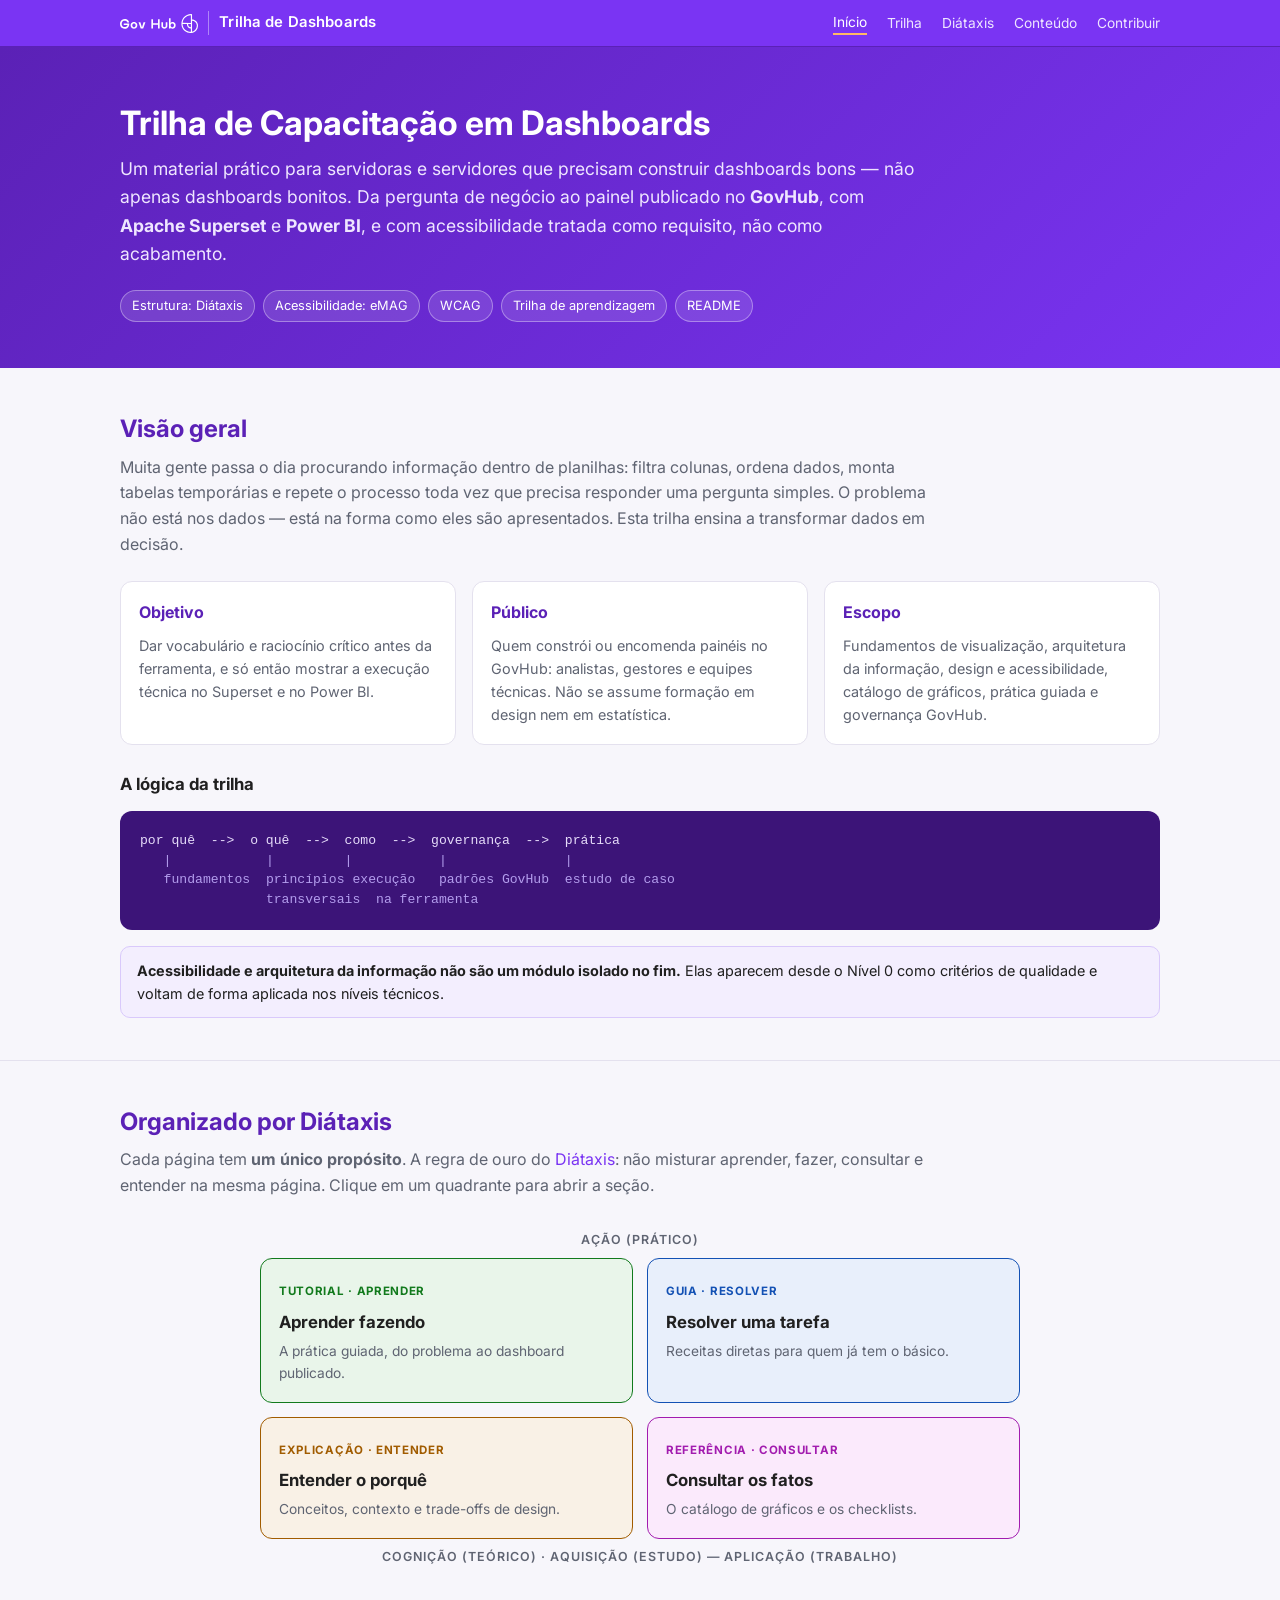
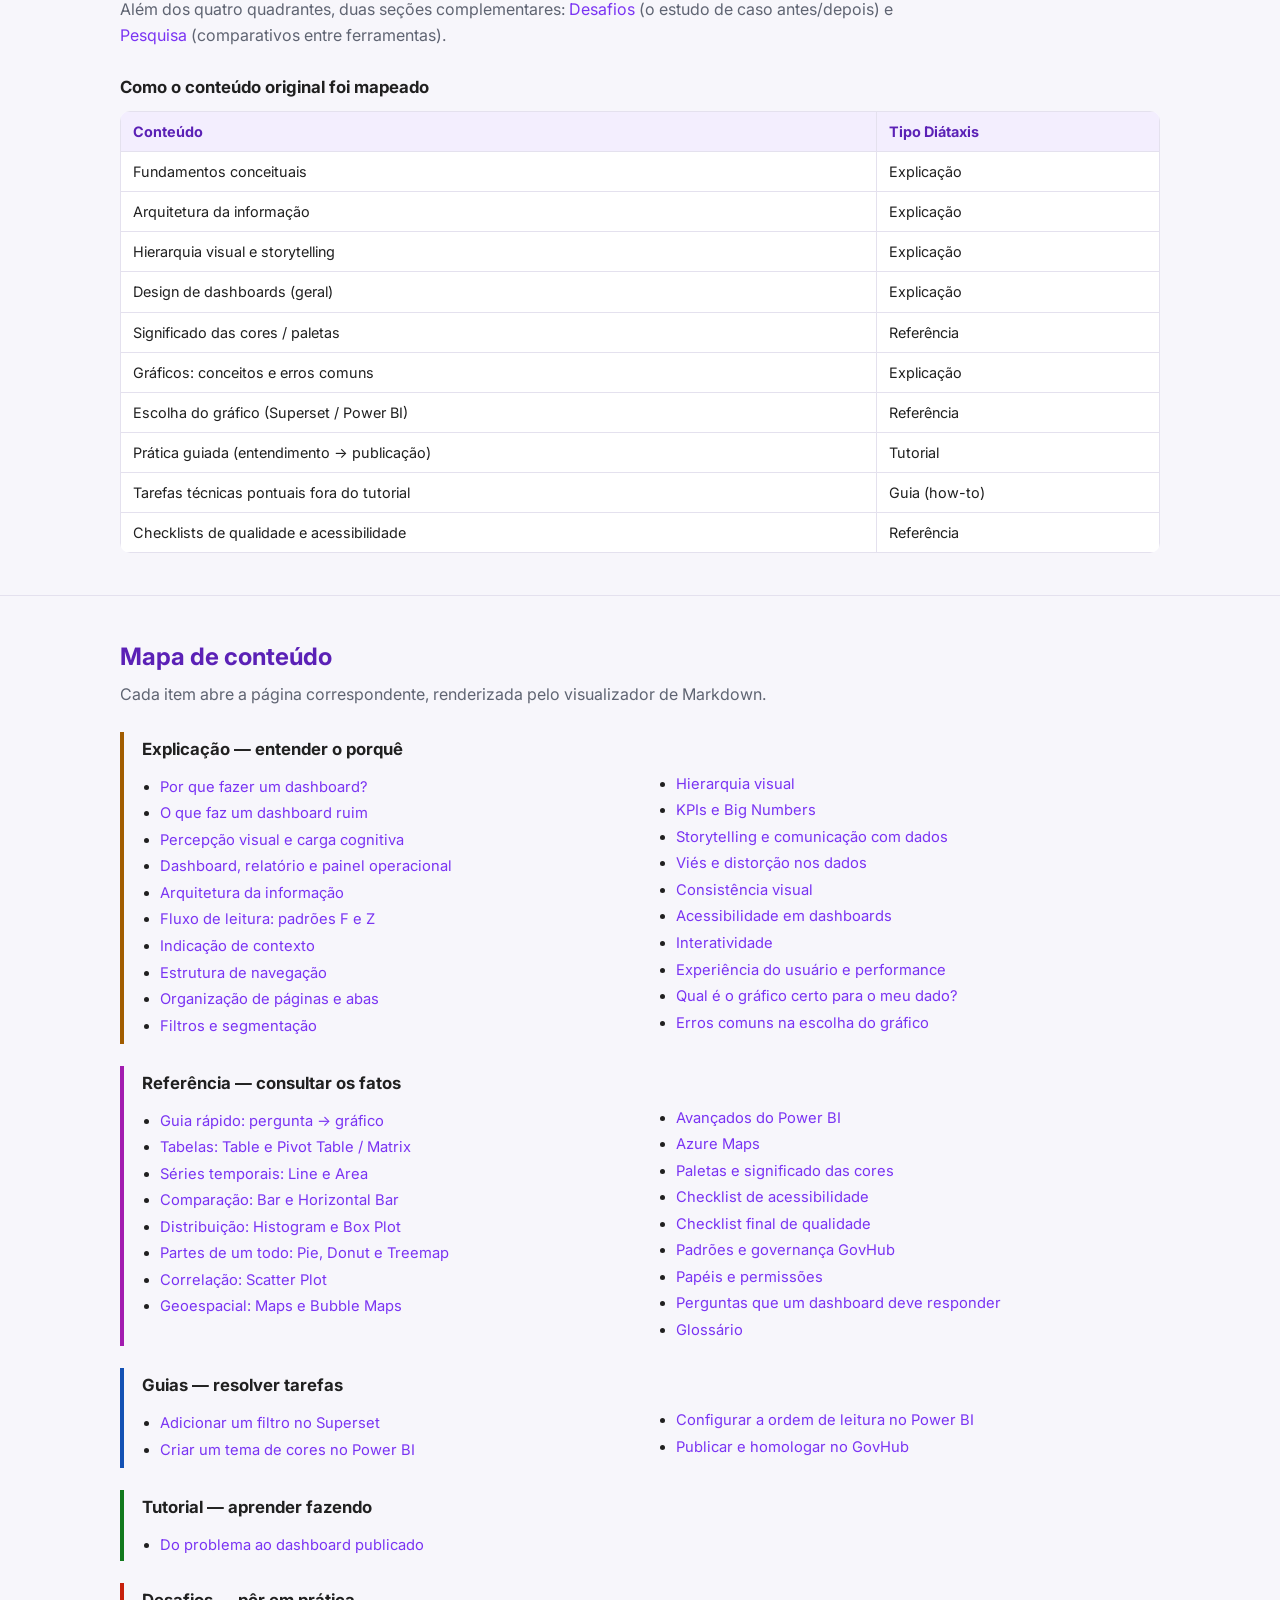
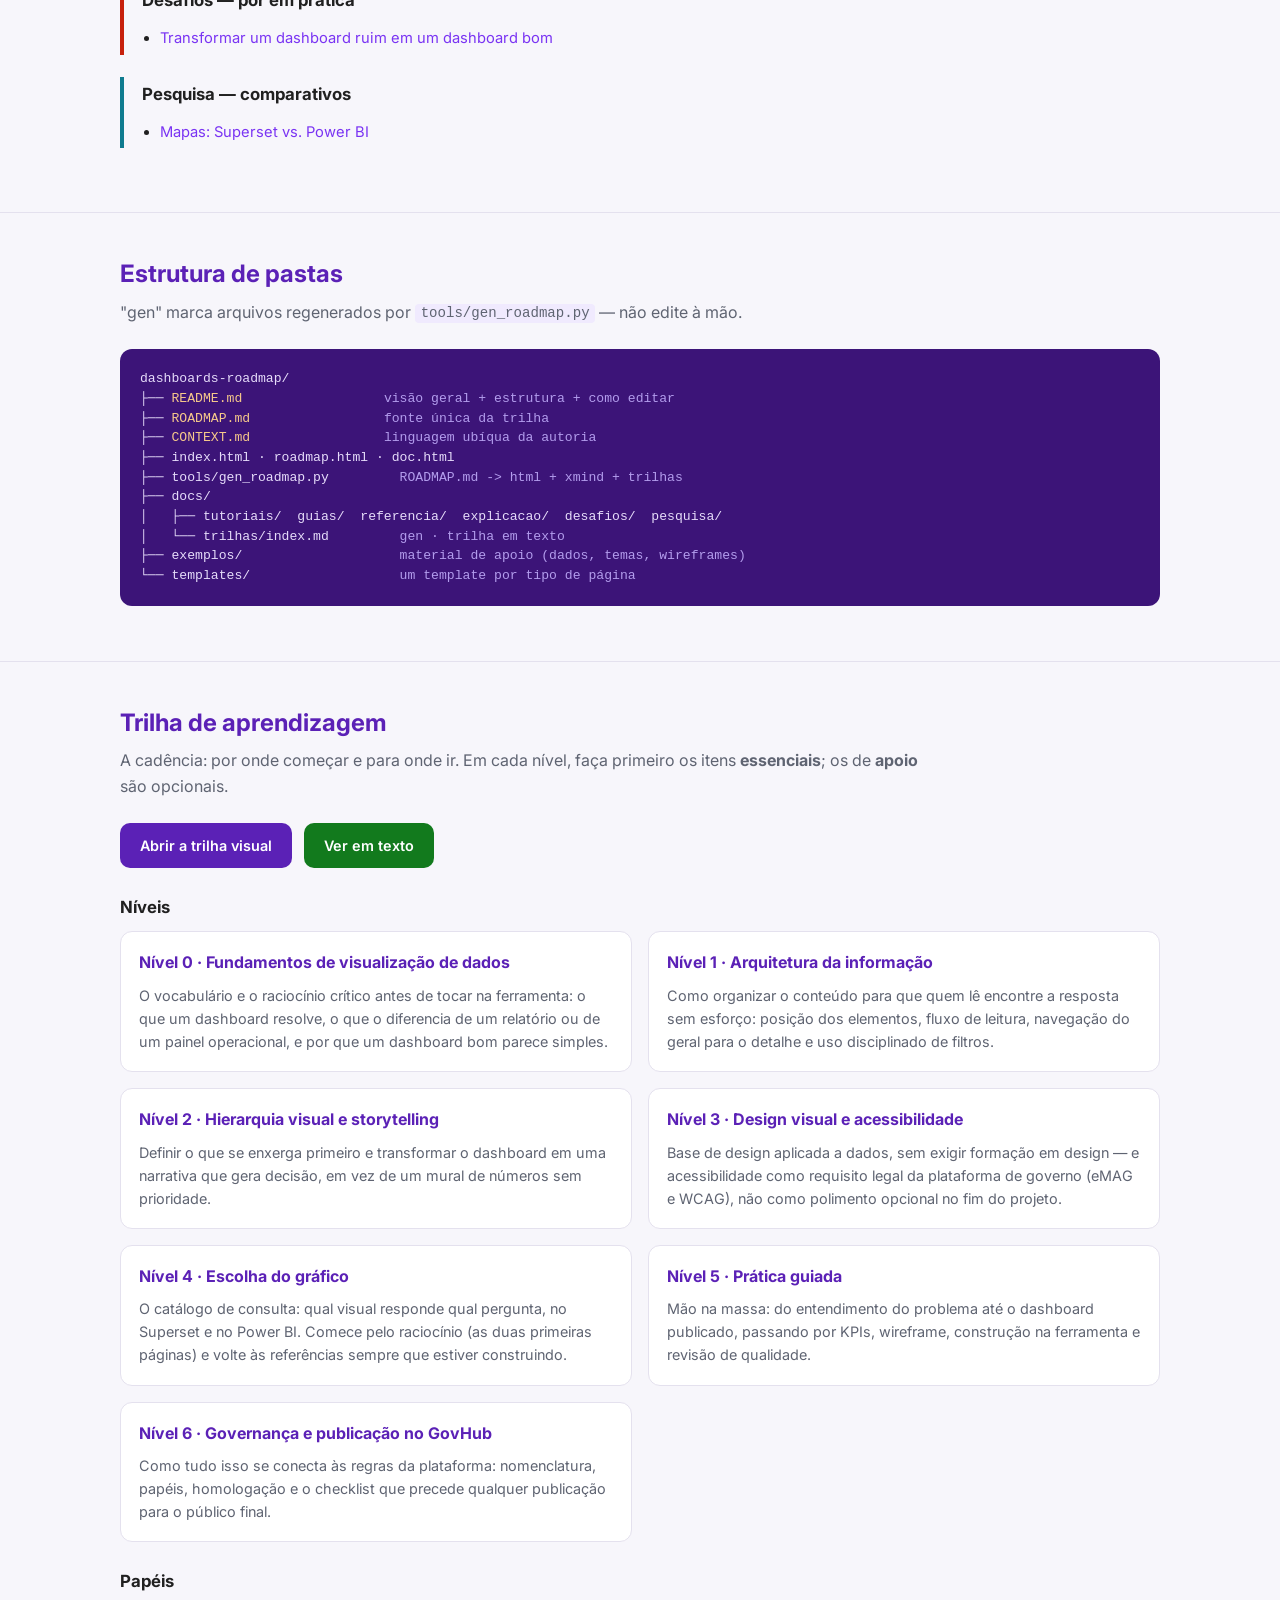
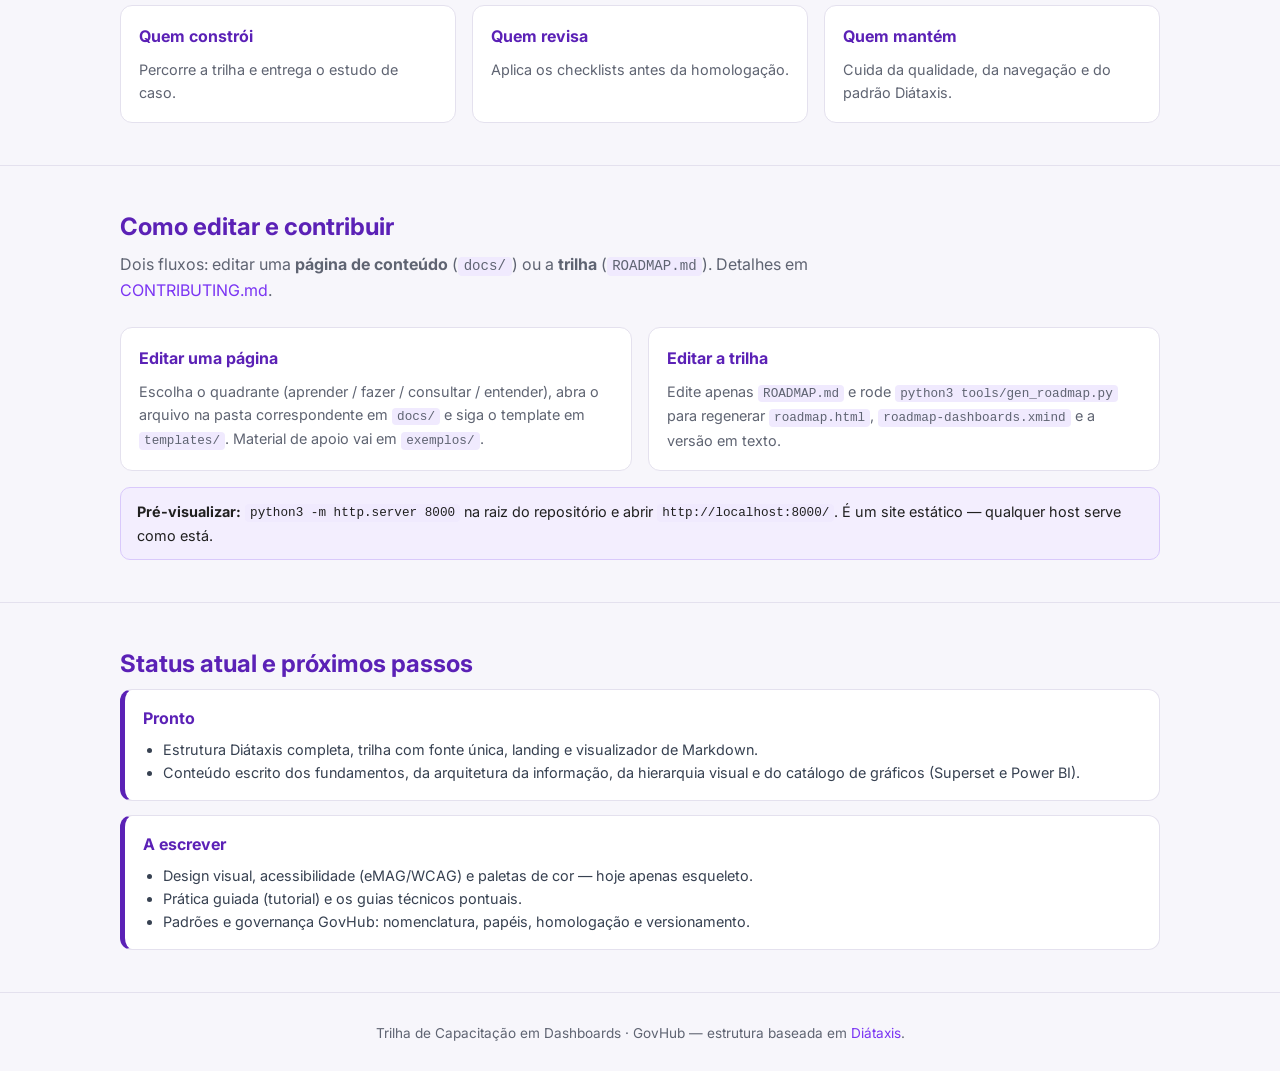
<file: index.html>
<!DOCTYPE html>
<html lang="pt-BR">
<head>
<meta charset="UTF-8">
<meta name="viewport" content="width=device-width, initial-scale=1.0">
<title>Trilha de Capacitação em Dashboards — GovHub</title>
<link rel="icon" type="image/png" href="assets/favicon.png">
<link rel="preconnect" href="https://fonts.googleapis.com">
<link rel="preconnect" href="https://fonts.gstatic.com" crossorigin>
<link href="https://fonts.googleapis.com/css2?family=Inter:wght@400;500;600;700&display=swap" rel="stylesheet">
<link rel="stylesheet" href="assets/govhub.css">
<style>
  *{box-sizing:border-box}
  html{scroll-behavior:smooth}
  body{margin:0;font-family:'Inter',-apple-system,BlinkMacSystemFont,"Segoe UI",Roboto,Helvetica,Arial,sans-serif;
       color:var(--ink);background:var(--bg);line-height:1.6}
  a{color:var(--gh-purple);text-decoration:none}
  a:hover{text-decoration:underline}
  code{font-family:ui-monospace,SFMono-Regular,Menlo,monospace;background:#f0eafe;padding:.1em .4em;border-radius:4px;font-size:.88em}
  .wrap{max-width:1080px;margin:0 auto;padding:0 20px}

  body > nav{position:sticky;top:0;z-index:20;background:var(--gh-purple);border-bottom:1px solid var(--gh-purple-d)}
  body > nav .wrap{display:flex;gap:20px;align-items:center;flex-wrap:wrap;padding:11px 20px}
  body > nav a{color:var(--gh-on-dark);font-size:.86rem}
  body > nav a:hover,body > nav a.active{color:#fff;text-decoration:none}
  body > nav a.active{border-bottom:2px solid var(--gh-orange-l)}

  header.hero{background:linear-gradient(135deg,var(--gh-purple-d),var(--gh-purple));color:#fff;padding:56px 0 46px}
  header.hero h1{margin:0 0 12px;font-size:2.1rem;line-height:1.2}
  header.hero p.sub{font-size:1.1rem;color:var(--gh-on-dark);max-width:800px;margin:0 0 22px}
  .badges{display:flex;flex-wrap:wrap;gap:8px}
  .badges a{background:rgba(255,255,255,.12);color:#fff;border:1px solid rgba(255,255,255,.35);
            padding:5px 11px;border-radius:999px;font-size:.8rem}
  .badges a:hover{background:rgba(255,255,255,.22);text-decoration:none}

  section{padding:42px 0;border-bottom:1px solid var(--line)}
  section h2{font-size:1.5rem;margin:0 0 6px;color:var(--accent)}
  section .lead{color:var(--muted);margin:0 0 24px;max-width:820px}
  h3{font-size:1.05rem;margin:26px 0 10px}

  .grid{display:grid;gap:16px}
  .cols-3{grid-template-columns:repeat(3,1fr)}
  .cols-2{grid-template-columns:repeat(2,1fr)}
  @media(max-width:780px){.cols-3,.cols-2{grid-template-columns:1fr}}

  .card{background:var(--panel);border:1px solid var(--line);border-radius:12px;padding:18px}
  .card h4{margin:0 0 8px;font-size:1rem;color:var(--accent)}
  .card p{margin:0;color:var(--muted);font-size:.9rem}

  .compass{max-width:760px;margin:8px auto 0}
  .compass .axis-x{text-align:center;color:var(--muted);font-size:.78rem;text-transform:uppercase;letter-spacing:.08em;font-weight:600;padding:8px}
  .quad-grid{display:grid;grid-template-columns:1fr 1fr;gap:14px}
  @media(max-width:600px){.quad-grid{grid-template-columns:1fr}}
  .quad{border-radius:12px;padding:18px;border:1px solid var(--line);display:block;color:var(--ink)}
  .quad:hover{text-decoration:none;transform:translateY(-2px);transition:.15s;box-shadow:0 6px 18px rgba(60,20,120,.13)}
  .quad .tag{font-size:.72rem;font-weight:700;text-transform:uppercase;letter-spacing:.06em}
  .quad h4{margin:6px 0 4px;font-size:1.05rem}
  .quad p{margin:0;font-size:.86rem;color:var(--muted)}
  .q-tut{background:var(--tut-bg);border-color:var(--tut)} .q-tut .tag{color:var(--tut)}
  .q-gui{background:var(--gui-bg);border-color:var(--gui)} .q-gui .tag{color:var(--gui)}
  .q-ref{background:var(--ref-bg);border-color:var(--ref)} .q-ref .tag{color:var(--ref)}
  .q-exp{background:var(--exp-bg);border-color:var(--exp)} .q-exp .tag{color:var(--exp)}

  .map{border-left:4px solid var(--line);padding:4px 0 4px 18px;margin:0 0 22px}
  .map.tut{border-color:var(--tut)} .map.gui{border-color:var(--gui)}
  .map.ref{border-color:var(--ref)} .map.exp{border-color:var(--exp)}
  .map.des{border-color:var(--des)} .map.pes{border-color:var(--res)}
  .map h3{margin:0 0 10px}
  .map ul{margin:0;padding-left:18px;columns:2;column-gap:32px}
  @media(max-width:680px){.map ul{columns:1}}
  .map li{margin:3px 0;font-size:.92rem;break-inside:avoid}

  pre.tree{background:var(--gh-purple-dd);color:#e6dcfa;border-radius:12px;padding:20px;overflow:auto;
      font-family:ui-monospace,SFMono-Regular,Menlo,monospace;font-size:.82rem;line-height:1.5}
  pre.tree .c{color:#b39ded}
  pre.tree a{color:#f7c98b}

  .phases{display:grid;gap:14px}
  .phase{background:#fff;border:1px solid var(--line);border-radius:12px;padding:16px 18px;border-left:5px solid var(--accent)}
  .phase h4{margin:0 0 6px;color:var(--accent)}
  .phase ul{margin:6px 0 0;padding-left:20px;font-size:.9rem;color:#374151}

  .btn{display:inline-block;background:var(--accent);color:#fff;padding:11px 20px;border-radius:10px;font-weight:600;font-size:.9rem}
  .btn:hover{text-decoration:none;background:var(--gh-purple-d)}
  .btn.alt{background:var(--green)} .btn.alt:hover{background:var(--green-d)}
  .note{background:var(--gh-tint);border:1px solid var(--gh-tint-line);border-radius:10px;padding:12px 16px;font-size:.9rem}
  table.diataxis{border-collapse:collapse;width:100%;font-size:.9rem;background:#fff;border-radius:10px;overflow:hidden}
  table.diataxis th,table.diataxis td{border:1px solid var(--line);padding:8px 12px;text-align:left}
  table.diataxis th{background:var(--gh-tint);color:var(--accent)}
  footer{padding:30px 0;color:var(--muted);font-size:.85rem;text-align:center}
</style>
</head>
<body>

<nav><div class="wrap">
  <a class="brand" href="index.html"><img src="assets/govhub-logo.svg" alt="GovHub"><span>Trilha de Dashboards</span></a>
  <a href="index.html" class="active">Início</a>
  <a href="roadmap.html">Trilha</a>
  <a href="#diataxis">Diátaxis</a>
  <a href="#conteudo">Conteúdo</a>
  <a href="#contribuir">Contribuir</a>
</div></nav>

<header class="hero"><div class="wrap">
  <h1>Trilha de Capacitação em Dashboards</h1>
  <p class="sub">Um material prático para servidoras e servidores que precisam construir dashboards
  bons — não apenas dashboards bonitos. Da pergunta de negócio ao painel publicado no
  <strong>GovHub</strong>, com <strong>Apache Superset</strong> e <strong>Power BI</strong>, e com
  acessibilidade tratada como requisito, não como acabamento.</p>
  <div class="badges">
    <a href="https://diataxis.fr/" target="_blank">Estrutura: Diátaxis</a>
    <a href="https://www.gov.br/governodigital/pt-br/acessibilidade-e-usuario/acessibilidade-digital/eMAGv31.pdf" target="_blank">Acessibilidade: eMAG</a>
    <a href="https://www.w3.org/WAI/standards-guidelines/wcag/" target="_blank">WCAG</a>
    <a href="roadmap.html">Trilha de aprendizagem</a>
    <a href="doc.html?path=README.md">README</a>
  </div>
</div></header>

<!-- VISÃO GERAL -->
<section id="visao-geral"><div class="wrap">
  <h2>Visão geral</h2>
  <p class="lead">Muita gente passa o dia procurando informação dentro de planilhas: filtra colunas,
  ordena dados, monta tabelas temporárias e repete o processo toda vez que precisa responder uma
  pergunta simples. O problema não está nos dados — está na forma como eles são apresentados. Esta
  trilha ensina a transformar dados em decisão.</p>
  <div class="grid cols-3">
    <div class="card"><h4>Objetivo</h4><p>Dar vocabulário e raciocínio crítico antes da ferramenta, e
      só então mostrar a execução técnica no Superset e no Power BI.</p></div>
    <div class="card"><h4>Público</h4><p>Quem constrói ou encomenda painéis no GovHub: analistas,
      gestores e equipes técnicas. Não se assume formação em design nem em estatística.</p></div>
    <div class="card"><h4>Escopo</h4><p>Fundamentos de visualização, arquitetura da informação,
      design e acessibilidade, catálogo de gráficos, prática guiada e governança GovHub.</p></div>
  </div>
  <h3>A lógica da trilha</h3>
  <pre class="tree">por quê  -->  o quê  -->  como  -->  governança  -->  prática
   <span class="c">|            |         |           |               |</span>
   <span class="c">fundamentos  princípios execução   padrões GovHub  estudo de caso</span>
                <span class="c">transversais  na ferramenta</span></pre>
  <div class="note" style="margin-top:16px"><strong>Acessibilidade e arquitetura da informação não são
  um módulo isolado no fim.</strong> Elas aparecem desde o Nível 0 como critérios de qualidade e
  voltam de forma aplicada nos níveis técnicos.</div>
</div></section>

<!-- DIATAXIS -->
<section id="diataxis"><div class="wrap">
  <h2>Organizado por Diátaxis</h2>
  <p class="lead">Cada página tem <strong>um único propósito</strong>. A regra de ouro do
  <a href="https://diataxis.fr/" target="_blank">Diátaxis</a>: não misturar aprender, fazer, consultar
  e entender na mesma página. Clique em um quadrante para abrir a seção.</p>
  <div class="compass">
    <div class="axis-x">Ação (prático)</div>
    <div class="quad-grid">
      <a class="quad q-tut" href="doc.html?path=docs/tutoriais/index.md"><span class="tag">Tutorial · aprender</span>
        <h4>Aprender fazendo</h4><p>A prática guiada, do problema ao dashboard publicado.</p></a>
      <a class="quad q-gui" href="doc.html?path=docs/guias/index.md"><span class="tag">Guia · resolver</span>
        <h4>Resolver uma tarefa</h4><p>Receitas diretas para quem já tem o básico.</p></a>
      <a class="quad q-exp" href="doc.html?path=docs/explicacao/index.md"><span class="tag">Explicação · entender</span>
        <h4>Entender o porquê</h4><p>Conceitos, contexto e trade-offs de design.</p></a>
      <a class="quad q-ref" href="doc.html?path=docs/referencia/index.md"><span class="tag">Referência · consultar</span>
        <h4>Consultar os fatos</h4><p>O catálogo de gráficos e os checklists.</p></a>
    </div>
    <div class="axis-x">Cognição (teórico)&nbsp;·&nbsp;Aquisição (estudo) — Aplicação (trabalho)</div>
  </div>
  <p class="lead" style="margin-top:22px">Além dos quatro quadrantes, duas seções complementares:
  <a href="doc.html?path=docs/desafios/index.md">Desafios</a> (o estudo de caso antes/depois) e
  <a href="doc.html?path=docs/pesquisa/index.md">Pesquisa</a> (comparativos entre ferramentas).</p>

  <h3>Como o conteúdo original foi mapeado</h3>
  <table class="diataxis">
    <tr><th>Conteúdo</th><th>Tipo Diátaxis</th></tr>
    <tr><td>Fundamentos conceituais</td><td>Explicação</td></tr>
    <tr><td>Arquitetura da informação</td><td>Explicação</td></tr>
    <tr><td>Hierarquia visual e storytelling</td><td>Explicação</td></tr>
    <tr><td>Design de dashboards (geral)</td><td>Explicação</td></tr>
    <tr><td>Significado das cores / paletas</td><td>Referência</td></tr>
    <tr><td>Gráficos: conceitos e erros comuns</td><td>Explicação</td></tr>
    <tr><td>Escolha do gráfico (Superset / Power BI)</td><td>Referência</td></tr>
    <tr><td>Prática guiada (entendimento → publicação)</td><td>Tutorial</td></tr>
    <tr><td>Tarefas técnicas pontuais fora do tutorial</td><td>Guia (how-to)</td></tr>
    <tr><td>Checklists de qualidade e acessibilidade</td><td>Referência</td></tr>
  </table>
</div></section>

<!-- MAPA DE CONTEÚDO -->
<section id="conteudo"><div class="wrap">
  <h2>Mapa de conteúdo</h2>
  <p class="lead">Cada item abre a página correspondente, renderizada pelo visualizador de Markdown.</p>

  <div class="map exp"><h3>Explicação — entender o porquê</h3><ul>
    <li><a href="doc.html?path=docs/explicacao/por-que-fazer-um-dashboard.md">Por que fazer um dashboard?</a></li>
    <li><a href="doc.html?path=docs/explicacao/o-que-faz-um-dashboard-ruim.md">O que faz um dashboard ruim</a></li>
    <li><a href="doc.html?path=docs/explicacao/percepcao-visual-e-carga-cognitiva.md">Percepção visual e carga cognitiva</a></li>
    <li><a href="doc.html?path=docs/explicacao/dashboard-relatorio-painel-operacional.md">Dashboard, relatório e painel operacional</a></li>
    <li><a href="doc.html?path=docs/explicacao/arquitetura-da-informacao.md">Arquitetura da informação</a></li>
    <li><a href="doc.html?path=docs/explicacao/fluxo-de-leitura-f-e-z.md">Fluxo de leitura: padrões F e Z</a></li>
    <li><a href="doc.html?path=docs/explicacao/indicacao-de-contexto.md">Indicação de contexto</a></li>
    <li><a href="doc.html?path=docs/explicacao/estrutura-de-navegacao.md">Estrutura de navegação</a></li>
    <li><a href="doc.html?path=docs/explicacao/organizacao-de-paginas-e-abas.md">Organização de páginas e abas</a></li>
    <li><a href="doc.html?path=docs/explicacao/filtros-e-segmentacao.md">Filtros e segmentação</a></li>
    <li><a href="doc.html?path=docs/explicacao/hierarquia-visual.md">Hierarquia visual</a></li>
    <li><a href="doc.html?path=docs/explicacao/kpis-e-big-numbers.md">KPIs e Big Numbers</a></li>
    <li><a href="doc.html?path=docs/explicacao/storytelling-com-dados.md">Storytelling e comunicação com dados</a></li>
    <li><a href="doc.html?path=docs/explicacao/vies-e-distorcao-nos-dados.md">Viés e distorção nos dados</a></li>
    <li><a href="doc.html?path=docs/explicacao/consistencia-visual.md">Consistência visual</a></li>
    <li><a href="doc.html?path=docs/explicacao/acessibilidade-em-dashboards.md">Acessibilidade em dashboards</a></li>
    <li><a href="doc.html?path=docs/explicacao/interatividade.md">Interatividade</a></li>
    <li><a href="doc.html?path=docs/explicacao/experiencia-do-usuario-e-performance.md">Experiência do usuário e performance</a></li>
    <li><a href="doc.html?path=docs/explicacao/qual-e-o-grafico-certo.md">Qual é o gráfico certo para o meu dado?</a></li>
    <li><a href="doc.html?path=docs/explicacao/erros-comuns-na-escolha-do-grafico.md">Erros comuns na escolha do gráfico</a></li>
  </ul></div>

  <div class="map ref"><h3>Referência — consultar os fatos</h3><ul>
    <li><a href="doc.html?path=docs/referencia/guia-rapido-pergunta-para-grafico.md">Guia rápido: pergunta → gráfico</a></li>
    <li><a href="doc.html?path=docs/referencia/graficos-tabelas.md">Tabelas: Table e Pivot Table / Matrix</a></li>
    <li><a href="doc.html?path=docs/referencia/graficos-series-temporais.md">Séries temporais: Line e Area</a></li>
    <li><a href="doc.html?path=docs/referencia/graficos-comparacao-entre-categorias.md">Comparação: Bar e Horizontal Bar</a></li>
    <li><a href="doc.html?path=docs/referencia/graficos-distribuicao.md">Distribuição: Histogram e Box Plot</a></li>
    <li><a href="doc.html?path=docs/referencia/graficos-partes-de-um-todo.md">Partes de um todo: Pie, Donut e Treemap</a></li>
    <li><a href="doc.html?path=docs/referencia/graficos-correlacao.md">Correlação: Scatter Plot</a></li>
    <li><a href="doc.html?path=docs/referencia/graficos-geoespaciais.md">Geoespacial: Maps e Bubble Maps</a></li>
    <li><a href="doc.html?path=docs/referencia/graficos-avancados-power-bi.md">Avançados do Power BI</a></li>
    <li><a href="doc.html?path=docs/referencia/azure-maps.md">Azure Maps</a></li>
    <li><a href="doc.html?path=docs/referencia/paletas-e-significado-das-cores.md">Paletas e significado das cores</a></li>
    <li><a href="doc.html?path=docs/referencia/checklist-de-acessibilidade.md">Checklist de acessibilidade</a></li>
    <li><a href="doc.html?path=docs/referencia/checklist-final-de-qualidade.md">Checklist final de qualidade</a></li>
    <li><a href="doc.html?path=docs/referencia/padroes-e-governanca-govhub.md">Padrões e governança GovHub</a></li>
    <li><a href="doc.html?path=docs/referencia/papeis-e-permissoes.md">Papéis e permissões</a></li>
    <li><a href="doc.html?path=docs/referencia/perguntas-que-um-dashboard-deve-responder.md">Perguntas que um dashboard deve responder</a></li>
    <li><a href="doc.html?path=docs/referencia/glossario.md">Glossário</a></li>
  </ul></div>

  <div class="map gui"><h3>Guias — resolver tarefas</h3><ul>
    <li><a href="doc.html?path=docs/guias/adicionar-filtro-no-superset.md">Adicionar um filtro no Superset</a></li>
    <li><a href="doc.html?path=docs/guias/criar-tema-de-cores-no-power-bi.md">Criar um tema de cores no Power BI</a></li>
    <li><a href="doc.html?path=docs/guias/configurar-tab-order-no-power-bi.md">Configurar a ordem de leitura no Power BI</a></li>
    <li><a href="doc.html?path=docs/guias/publicar-e-homologar-no-govhub.md">Publicar e homologar no GovHub</a></li>
  </ul></div>

  <div class="map tut"><h3>Tutorial — aprender fazendo</h3><ul>
    <li><a href="doc.html?path=docs/tutoriais/do-problema-ao-dashboard-publicado.md">Do problema ao dashboard publicado</a></li>
  </ul></div>

  <div class="map des"><h3>Desafios — pôr em prática</h3><ul>
    <li><a href="doc.html?path=docs/desafios/dashboard-ruim-para-dashboard-bom.md">Transformar um dashboard ruim em um dashboard bom</a></li>
  </ul></div>

  <div class="map pes"><h3>Pesquisa — comparativos</h3><ul>
    <li><a href="doc.html?path=docs/pesquisa/mapas-superset-vs-power-bi.md">Mapas: Superset vs. Power BI</a></li>
  </ul></div>
</div></section>

<!-- ESTRUTURA -->
<section id="estrutura"><div class="wrap">
  <h2>Estrutura de pastas</h2>
  <p class="lead">"gen" marca arquivos regenerados por <code>tools/gen_roadmap.py</code> — não edite à mão.</p>
  <pre class="tree">dashboards-roadmap/
├── <a href="doc.html?path=README.md">README.md</a>                  <span class="c">visão geral + estrutura + como editar</span>
├── <a href="doc.html?path=ROADMAP.md">ROADMAP.md</a>                 <span class="c">fonte única da trilha</span>
├── <a href="doc.html?path=CONTEXT.md">CONTEXT.md</a>                 <span class="c">linguagem ubíqua da autoria</span>
├── index.html · roadmap.html · doc.html
├── tools/gen_roadmap.py         <span class="c">ROADMAP.md -> html + xmind + trilhas</span>
├── docs/
│   ├── tutoriais/  guias/  referencia/  explicacao/  desafios/  pesquisa/
│   └── trilhas/index.md         <span class="c">gen · trilha em texto</span>
├── exemplos/                    <span class="c">material de apoio (dados, temas, wireframes)</span>
└── templates/                   <span class="c">um template por tipo de página</span></pre>
</div></section>

<!-- TRILHA -->
<section id="trilha"><div class="wrap">
  <h2>Trilha de aprendizagem</h2>
  <p class="lead">A cadência: por onde começar e para onde ir. Em cada nível, faça primeiro os itens
  <strong>essenciais</strong>; os de <strong>apoio</strong> são opcionais.</p>
  <p style="margin:0 0 22px">
    <a class="btn" href="roadmap.html">Abrir a trilha visual</a>
    <a class="btn alt" href="doc.html?path=docs/trilhas/index.md" style="margin-left:8px">Ver em texto</a>
  </p>
  <h3>Níveis</h3>
  <div class="grid cols-2">
  <!-- LEVELS:START · gerado a partir de ROADMAP.md por tools/gen_roadmap.py · não edite à mão -->
    <div class="card"><h4>Nível 0 · Fundamentos de visualização de dados</h4><p>O vocabulário e o raciocínio crítico antes de tocar na ferramenta: o que um dashboard resolve, o que o diferencia de um relatório ou de um painel operacional, e por que um dashboard bom parece simples.</p></div>
    <div class="card"><h4>Nível 1 · Arquitetura da informação</h4><p>Como organizar o conteúdo para que quem lê encontre a resposta sem esforço: posição dos elementos, fluxo de leitura, navegação do geral para o detalhe e uso disciplinado de filtros.</p></div>
    <div class="card"><h4>Nível 2 · Hierarquia visual e storytelling</h4><p>Definir o que se enxerga primeiro e transformar o dashboard em uma narrativa que gera decisão, em vez de um mural de números sem prioridade.</p></div>
    <div class="card"><h4>Nível 3 · Design visual e acessibilidade</h4><p>Base de design aplicada a dados, sem exigir formação em design — e acessibilidade como requisito legal da plataforma de governo (eMAG e WCAG), não como polimento opcional no fim do projeto.</p></div>
    <div class="card"><h4>Nível 4 · Escolha do gráfico</h4><p>O catálogo de consulta: qual visual responde qual pergunta, no Superset e no Power BI. Comece pelo raciocínio (as duas primeiras páginas) e volte às referências sempre que estiver construindo.</p></div>
    <div class="card"><h4>Nível 5 · Prática guiada</h4><p>Mão na massa: do entendimento do problema até o dashboard publicado, passando por KPIs, wireframe, construção na ferramenta e revisão de qualidade.</p></div>
    <div class="card"><h4>Nível 6 · Governança e publicação no GovHub</h4><p>Como tudo isso se conecta às regras da plataforma: nomenclatura, papéis, homologação e o checklist que precede qualquer publicação para o público final.</p></div>
  <!-- LEVELS:END -->
  </div>
  <h3 style="margin-top:26px">Papéis</h3>
  <div class="grid cols-3">
    <div class="card"><h4>Quem constrói</h4><p>Percorre a trilha e entrega o estudo de caso.</p></div>
    <div class="card"><h4>Quem revisa</h4><p>Aplica os checklists antes da homologação.</p></div>
    <div class="card"><h4>Quem mantém</h4><p>Cuida da qualidade, da navegação e do padrão Diátaxis.</p></div>
  </div>
</div></section>

<!-- CONTRIBUIR -->
<section id="contribuir"><div class="wrap">
  <h2>Como editar e contribuir</h2>
  <p class="lead">Dois fluxos: editar uma <strong>página de conteúdo</strong> (<code>docs/</code>) ou a
  <strong>trilha</strong> (<code>ROADMAP.md</code>). Detalhes em
  <a href="doc.html?path=CONTRIBUTING.md">CONTRIBUTING.md</a>.</p>
  <div class="grid cols-2">
    <div class="card"><h4>Editar uma página</h4><p>Escolha o quadrante (aprender / fazer / consultar /
      entender), abra o arquivo na pasta correspondente em <code>docs/</code> e siga o template em
      <code>templates/</code>. Material de apoio vai em <code>exemplos/</code>.</p></div>
    <div class="card"><h4>Editar a trilha</h4><p>Edite apenas <code>ROADMAP.md</code> e rode
      <code>python3 tools/gen_roadmap.py</code> para regenerar <code>roadmap.html</code>,
      <code>roadmap-dashboards.xmind</code> e a versão em texto.</p></div>
  </div>
  <div class="note" style="margin-top:16px"><strong>Pré-visualizar:</strong>
  <code>python3 -m http.server 8000</code> na raiz do repositório e abrir
  <code>http://localhost:8000/</code>. É um site estático — qualquer host serve como está.</div>
</div></section>

<!-- STATUS -->
<section id="status"><div class="wrap">
  <h2>Status atual e próximos passos</h2>
  <div class="phases">
    <div class="phase"><h4>Pronto</h4><ul>
      <li>Estrutura Diátaxis completa, trilha com fonte única, landing e visualizador de Markdown.</li>
      <li>Conteúdo escrito dos fundamentos, da arquitetura da informação, da hierarquia visual e do
      catálogo de gráficos (Superset e Power BI).</li></ul></div>
    <div class="phase"><h4>A escrever</h4><ul>
      <li>Design visual, acessibilidade (eMAG/WCAG) e paletas de cor — hoje apenas esqueleto.</li>
      <li>Prática guiada (tutorial) e os guias técnicos pontuais.</li>
      <li>Padrões e governança GovHub: nomenclatura, papéis, homologação e versionamento.</li></ul></div>
  </div>
</div></section>

<footer><div class="wrap">
  Trilha de Capacitação em Dashboards · GovHub — estrutura baseada em
  <a href="https://diataxis.fr/" target="_blank">Diátaxis</a>.
</div></footer>

</body>
</html>
</file>
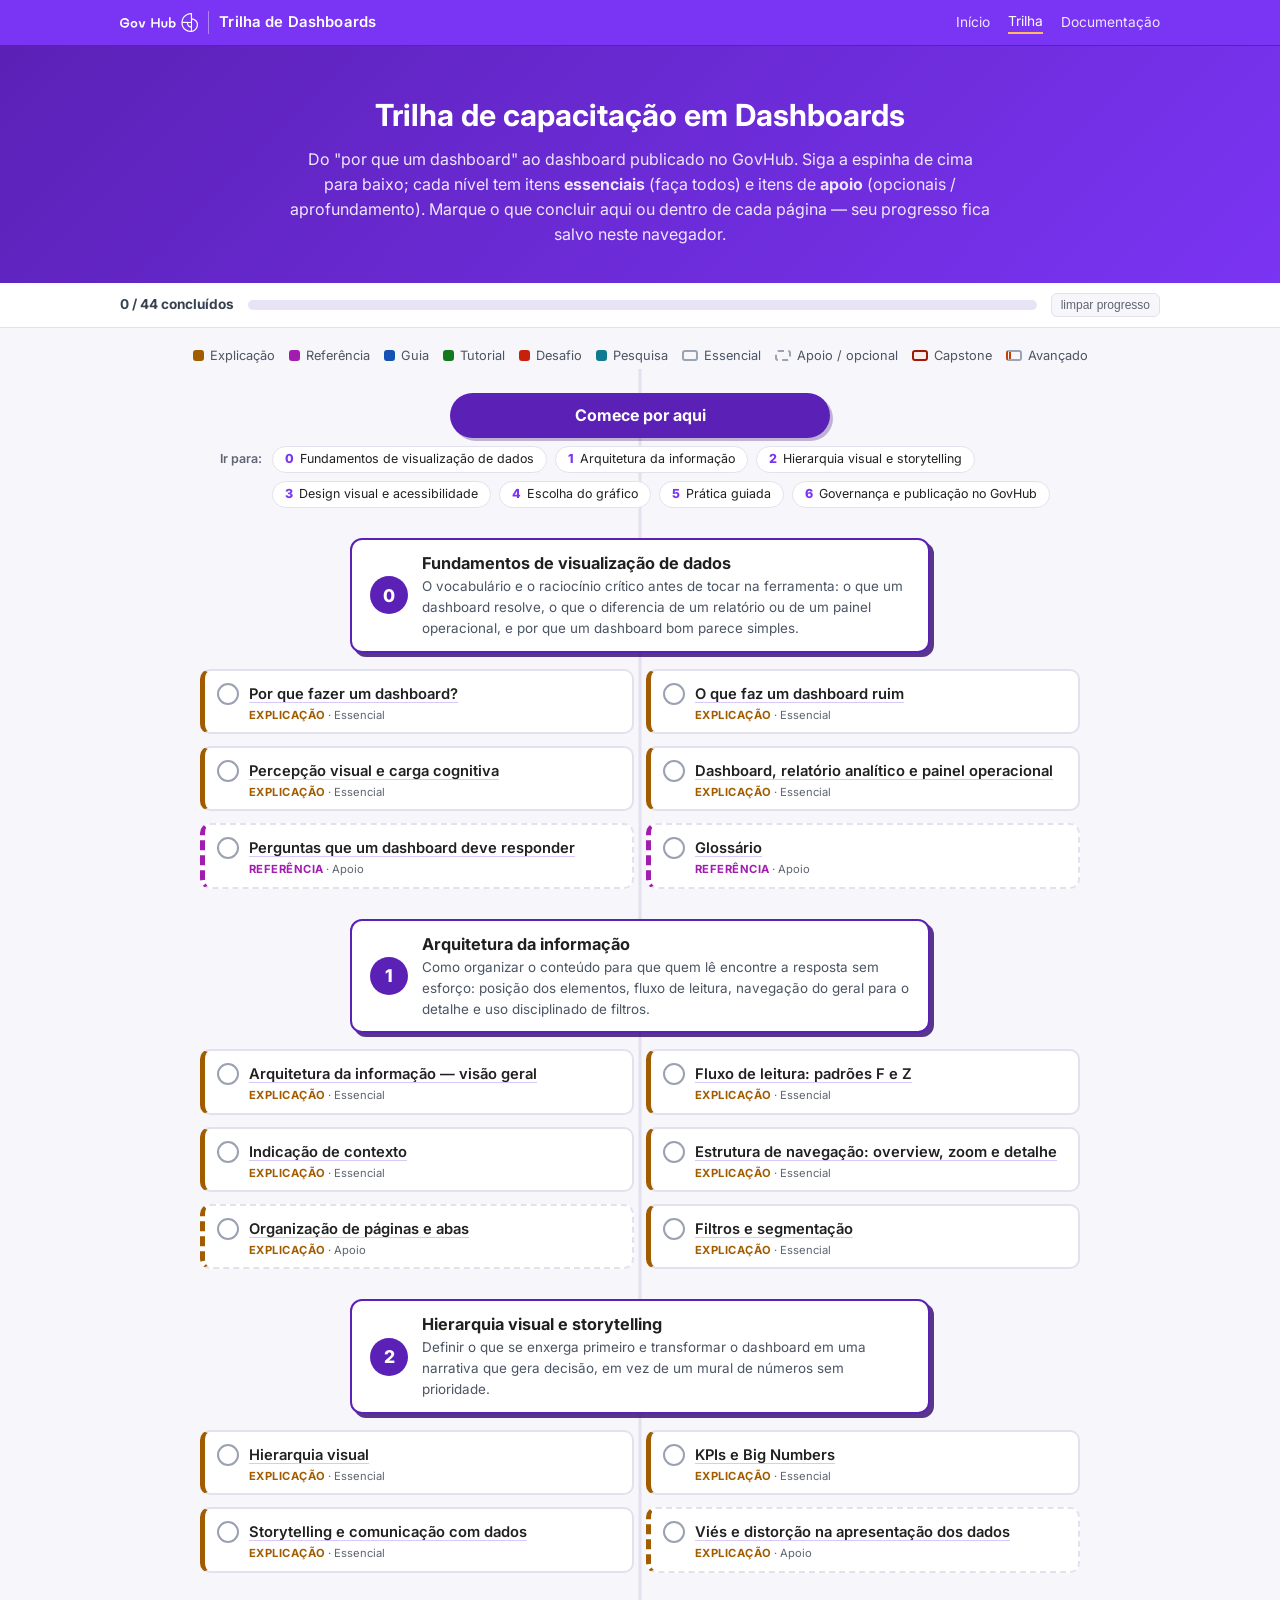
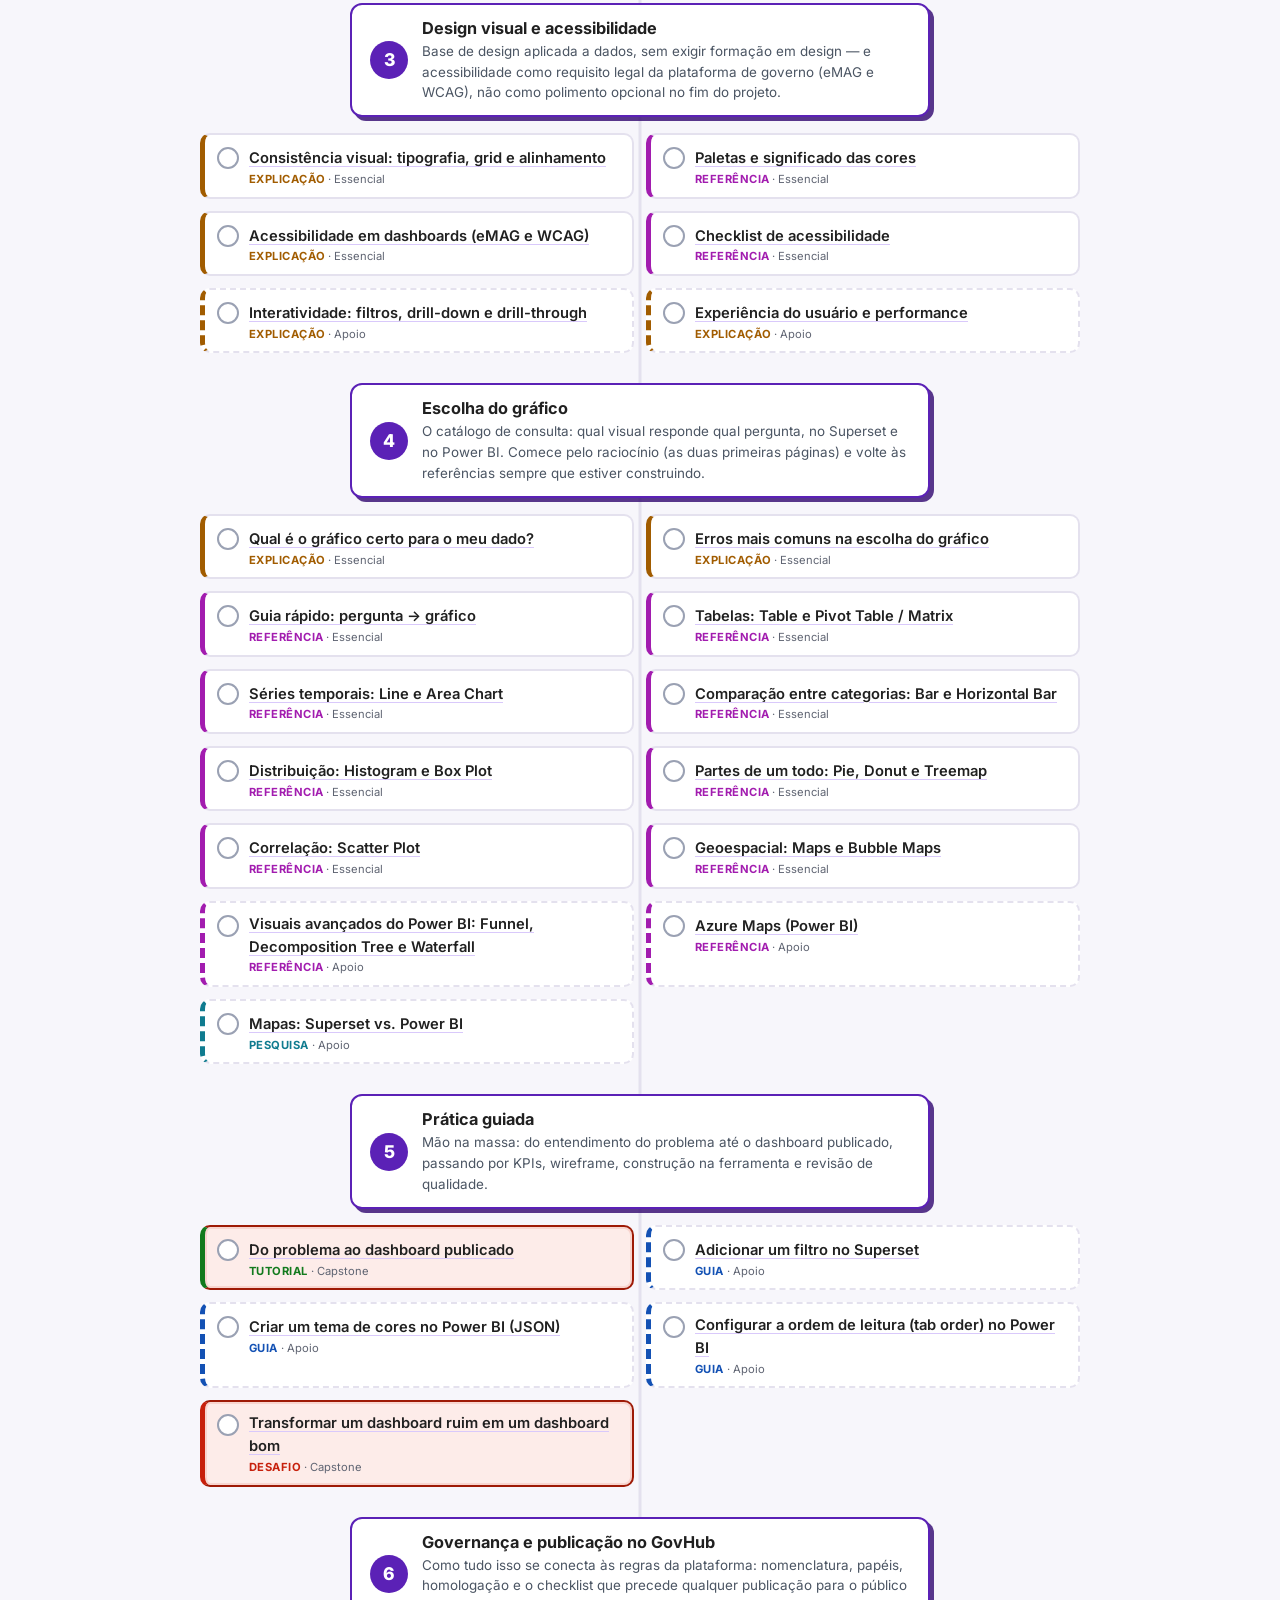
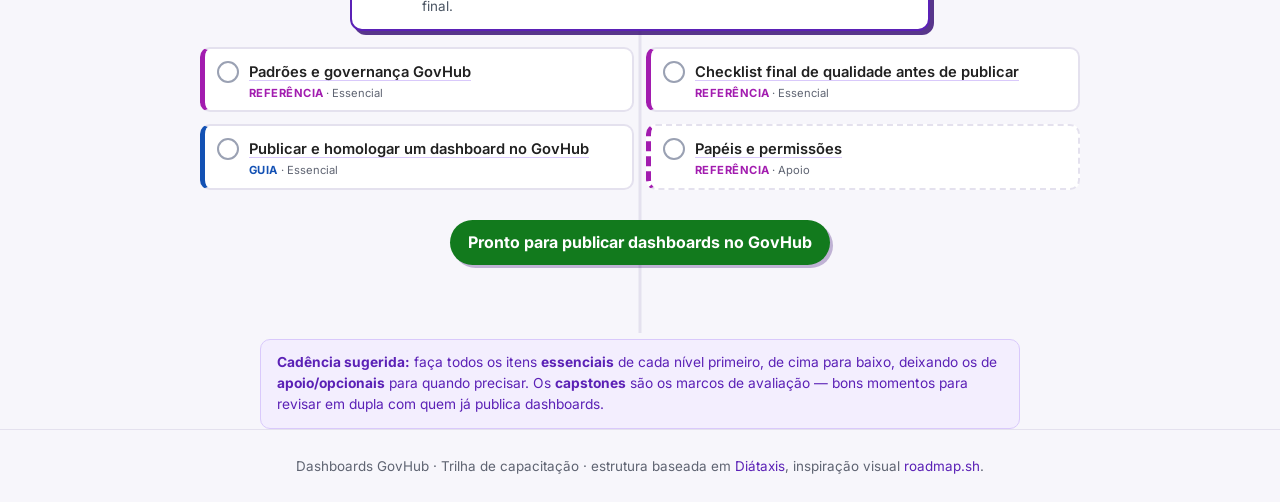
<file: roadmap.html>
<!DOCTYPE html>
<html lang="pt-BR">
<head>
<meta charset="UTF-8">
<meta name="viewport" content="width=device-width, initial-scale=1.0">
<title>Trilha de aprendizagem — Dashboards GovHub</title>
<link rel="icon" type="image/png" href="assets/favicon.png">
<link rel="preconnect" href="https://fonts.googleapis.com">
<link rel="preconnect" href="https://fonts.gstatic.com" crossorigin>
<link href="https://fonts.googleapis.com/css2?family=Inter:wght@400;500;600;700&display=swap" rel="stylesheet">
<link rel="stylesheet" href="assets/govhub.css">
<style>
  *{box-sizing:border-box}
  html{scroll-behavior:smooth}
  body{margin:0;font-family:'Inter',-apple-system,BlinkMacSystemFont,"Segoe UI",Roboto,Helvetica,Arial,sans-serif;
       color:var(--ink);background:var(--bg);line-height:1.55}
  a{color:inherit;text-decoration:none}
  .wrap{max-width:1080px;margin:0 auto;padding:0 20px}

  body > nav{position:sticky;top:0;z-index:30;background:var(--gh-purple);border-bottom:1px solid var(--gh-purple-d)}
  body > nav .wrap{display:flex;gap:18px;align-items:center;padding:11px 20px;flex-wrap:wrap}
  body > nav a{color:var(--gh-on-dark);font-size:.86rem}
  body > nav a:hover,body > nav a.active{color:#fff}
  body > nav a.active{border-bottom:2px solid var(--gh-orange-l)}

  header.hero{background:linear-gradient(135deg,var(--gh-purple-d),var(--gh-purple));color:#fff;padding:46px 0 36px;text-align:center}
  header.hero h1{margin:0 0 8px;font-size:1.9rem}
  header.hero p{margin:0 auto;max-width:700px;color:var(--gh-on-dark)}

  .progress-bar{position:sticky;top:45px;z-index:25;background:#fff;border-bottom:1px solid var(--line);padding:10px 0}
  .progress-bar .wrap{display:flex;align-items:center;gap:14px}
  .bar{flex:1;height:10px;background:#e8e3f5;border-radius:999px;overflow:hidden}
  .bar > span{display:block;height:100%;width:0;background:linear-gradient(90deg,var(--gh-purple),var(--gh-orange));transition:width .25s}
  .progress-bar b{font-size:.85rem;color:#374151;white-space:nowrap}
  .progress-bar button{font-size:.75rem;border:1px solid var(--line);background:var(--bg);border-radius:6px;padding:4px 9px;cursor:pointer;color:var(--muted)}

  .legend{display:flex;flex-wrap:wrap;gap:14px;justify-content:center;padding:18px 0 4px;font-size:.8rem;color:#4b5563}
  .legend span{display:inline-flex;align-items:center;gap:6px}
  .dot{width:11px;height:11px;border-radius:3px;display:inline-block}
  .d-tut{background:var(--tut)}.d-gui{background:var(--gui)}.d-ref{background:var(--ref)}
  .d-exp{background:var(--exp)}.d-des{background:var(--des)}.d-res{background:var(--res)}
  .legend .sample{border:2px solid #9aa3b2;width:16px;height:11px;border-radius:3px}
  .legend .sample.dash{border-style:dashed}
  .legend .sample.cap{border-color:var(--red-d);background:#fdece9}
  .legend .sample.adv{border-left:5px double var(--gh-orange-d)}

  .roadmap{position:relative;padding:24px 0 60px}
  .roadmap::before{content:"";position:absolute;top:0;bottom:0;left:50%;width:3px;
      background:var(--line);transform:translateX(-50%);z-index:0}
  .start,.finish{position:relative;z-index:2;text-align:center;margin:0 auto 8px;max-width:380px;
      background:var(--accent);color:#fff;font-weight:700;padding:10px 18px;border-radius:999px;
      box-shadow:3px 3px 0 rgba(60,20,120,.3)}
  .finish{background:var(--green);margin-top:10px}

  .level{position:relative;z-index:2;margin:30px 0}
  .milestone{position:relative;z-index:2;max-width:580px;margin:0 auto 16px;background:#fff;
      border:2px solid var(--accent);border-radius:12px;padding:12px 18px;display:flex;gap:14px;align-items:center;
      box-shadow:4px 4px 0 rgba(60,20,120,.85)}
  .milestone .num{flex:0 0 auto;width:38px;height:38px;border-radius:50%;background:var(--accent);color:#fff;
      display:flex;align-items:center;justify-content:center;font-weight:800;font-size:1.1rem}
  .milestone h2{display:block;font-size:1.02rem;margin:0;line-height:1.35}
  .milestone p{margin:2px 0 0;font-size:.84rem;color:#4b5563}
  /* âncora não pode parar embaixo das barras fixas (nav + progresso) */
  .milestone{scroll-margin-top:104px}

  /* Índice dos níveis */
  .atalhos{max-width:880px;margin:4px auto 22px;padding:0 20px;display:flex;gap:10px;
      align-items:baseline;flex-wrap:wrap;position:relative;z-index:2}
  .atalhos-rot{font-size:.78rem;color:var(--muted);font-weight:600}
  .atalhos-lista{display:flex;gap:8px;flex-wrap:wrap;flex:1}
  .atalhos a{display:inline-flex;align-items:center;gap:6px;background:#fff;border:1px solid var(--line);
      border-radius:999px;padding:5px 12px;font-size:.78rem;color:var(--ink);line-height:1.2}
  .atalhos a:hover{border-color:var(--gh-purple);background:var(--gh-tint)}
  .atalhos a b{color:var(--gh-purple);font-weight:800}
  @media(max-width:600px){.atalhos a{font-size:.74rem;padding:4px 10px}}

  .nodes{display:grid;grid-template-columns:repeat(2,1fr);gap:12px;max-width:880px;margin:0 auto;position:relative;z-index:2}
  @media(max-width:720px){.nodes{grid-template-columns:1fr}}

  .node{position:relative;background:#fff;border:2px solid var(--line);border-left-width:5px;border-radius:10px;
      padding:10px 12px;display:flex;gap:10px;align-items:flex-start;transition:.12s}
  .node:hover{box-shadow:0 5px 16px rgba(60,20,120,.13);transform:translateY(-1px)}
  /* o card inteiro abre o documento: o link do título se estica por cima do cartão,
     sem virar um segundo link para quem usa leitor de tela */
  .node .node-title::after{content:"";position:absolute;inset:0;border-radius:8px}
  .node:focus-within{outline:3px solid var(--focus);outline-offset:3px}
  .node .node-title:focus-visible{outline:none}
  .node.support{border-style:dashed}
  .node.capstone{border-color:var(--red-d);background:#fdece9;box-shadow:0 0 0 2px #f8d5cf inset}
  .node.advanced{border-left-style:double;border-left-width:7px}
  .node.t-tut{border-left-color:var(--tut)}.node.t-gui{border-left-color:var(--gui)}
  .node.t-ref{border-left-color:var(--ref)}.node.t-exp{border-left-color:var(--exp)}
  .node.t-des{border-left-color:var(--des)}.node.t-res{border-left-color:var(--res)}

  /* z-index acima do link esticado; ::before amplia o alvo de toque para 44x44
     (WCAG 2.2 SC 2.5.8 pede 24x24 no mínimo) sem mudar o desenho */
  .check{flex:0 0 auto;width:22px;height:22px;border-radius:50%;border:2px solid #9aa1b3;background:#fff;
      cursor:pointer;margin-top:2px;position:relative;padding:0;z-index:2;touch-action:manipulation}
  .check::before{content:"";position:absolute;top:-11px;left:-11px;width:44px;height:44px;border-radius:50%}
  .check:hover{border-color:var(--green)}
  .node.done .check{background:var(--green);border-color:var(--green)}
  .node.done .check::after{content:"";position:absolute;top:4px;left:7px;width:4px;height:8px;
      border:solid #fff;border-width:0 2px 2px 0;transform:rotate(45deg)}
  .node-body{min-width:0}
  /* título primeiro, metadados em uma linha só: no nível 4 são 12 itens seguidos */
  .node .node-title{font-size:.92rem;font-weight:600;color:var(--ink);display:inline-block;margin:0 0 2px;
      text-decoration:underline;text-decoration-color:var(--gh-tint-line);text-underline-offset:3px;
      text-decoration-thickness:1px}
  .node .node-title:hover{color:var(--gh-purple);text-decoration-color:currentColor}
  .node .meta{display:block;font-size:.7rem;line-height:1.3;color:var(--muted)}
  .node .type{font-weight:700;text-transform:uppercase;letter-spacing:.04em}
  .node.t-tut .type{color:var(--tut)}.node.t-gui .type{color:var(--gui)}
  .node.t-ref .type{color:var(--ref)}.node.t-exp .type{color:var(--exp)}
  .node.t-des .type{color:var(--des)}.node.t-res .type{color:var(--res)}
  .node .role{color:var(--muted)}
  .node.advanced .role{color:var(--gh-orange-d);font-weight:700}
  .node.done{opacity:.5}
  .node.done .node-title{text-decoration:line-through}

  footer{padding:26px 0;color:var(--muted);font-size:.84rem;text-align:center;border-top:1px solid var(--line)}
  .tip{max-width:760px;margin:6px auto 0;background:var(--gh-tint);border:1px solid var(--gh-tint-line);border-radius:10px;
      padding:12px 16px;font-size:.86rem;color:var(--gh-purple-d)}
</style>
</head>
<body>

<nav><div class="wrap">
  <a class="brand" href="index.html"><img src="assets/govhub-logo.svg" alt="GovHub"><span>Trilha de Dashboards</span></a>
  <a href="index.html">Início</a>
  <a href="roadmap.html" class="active">Trilha</a>
  <a href="doc.html?path=docs/index.md">Documentação</a>
</div></nav>

<header class="hero"><div class="wrap">
  <h1>Trilha de capacitação em Dashboards</h1>
  <p>Do "por que um dashboard" ao dashboard publicado no GovHub. Siga a espinha de cima para baixo;
  cada nível tem itens <b>essenciais</b> (faça todos) e itens de <b>apoio</b> (opcionais / aprofundamento).
  Marque o que concluir aqui ou dentro de cada página — seu progresso fica salvo neste navegador.</p>
</div></header>

<div class="progress-bar"><div class="wrap">
  <b id="ptxt">0 concluídos</b>
  <div class="bar"><span id="pfill"></span></div>
  <button id="reset">limpar progresso</button>
</div></div>

<div class="wrap">
  <div class="legend">
    <span><i class="dot d-exp"></i>Explicação</span>
    <span><i class="dot d-ref"></i>Referência</span>
    <span><i class="dot d-gui"></i>Guia</span>
    <span><i class="dot d-tut"></i>Tutorial</span>
    <span><i class="dot d-des"></i>Desafio</span>
    <span><i class="dot d-res"></i>Pesquisa</span>
    <span><i class="sample"></i>Essencial</span>
    <span><i class="sample dash"></i>Apoio / opcional</span>
    <span><i class="sample cap"></i>Capstone</span>
    <span><i class="sample adv"></i>Avançado</span>
  </div>

<div class="roadmap">
  <div class="start">Comece por aqui</div>

  <!-- ROADMAP:START · gerado por tools/gen_roadmap.py a partir de ROADMAP.md · NÃO EDITE À MÃO -->

  <nav class="atalhos" aria-label="Níveis da trilha">
    <span class="atalhos-rot">Ir para:</span>
    <div class="atalhos-lista">
      <a href="#nivel-0"><b>0</b> Fundamentos de visualização de dados</a>
      <a href="#nivel-1"><b>1</b> Arquitetura da informação</a>
      <a href="#nivel-2"><b>2</b> Hierarquia visual e storytelling</a>
      <a href="#nivel-3"><b>3</b> Design visual e acessibilidade</a>
      <a href="#nivel-4"><b>4</b> Escolha do gráfico</a>
      <a href="#nivel-5"><b>5</b> Prática guiada</a>
      <a href="#nivel-6"><b>6</b> Governança e publicação no GovHub</a>
    </div>
  </nav>

  <div class="level">
    <div class="milestone" id="nivel-0"><span class="num" aria-hidden="true">0</span>
      <div><h2><span class="sr-only">Nível 0 · </span>Fundamentos de visualização de dados</h2>
      <p>O vocabulário e o raciocínio crítico antes de tocar na ferramenta: o que um dashboard resolve, o que o diferencia de um relatório ou de um painel operacional, e por que um dashboard bom parece simples.</p></div></div>
    <div class="nodes">
      <div class="node t-exp" data-id="explicacao/por-que-fazer-um-dashboard"><button class="check" type="button" aria-pressed="false" aria-label="Marcar como concluído: Por que fazer um dashboard?"></button><div class="node-body"><a class="node-title" href="doc.html?path=docs/explicacao/por-que-fazer-um-dashboard.md">Por que fazer um dashboard?</a><span class="meta"><span class="type">Explicação</span> · <span class="role">Essencial</span></span></div></div>
      <div class="node t-exp" data-id="explicacao/o-que-faz-um-dashboard-ruim"><button class="check" type="button" aria-pressed="false" aria-label="Marcar como concluído: O que faz um dashboard ruim"></button><div class="node-body"><a class="node-title" href="doc.html?path=docs/explicacao/o-que-faz-um-dashboard-ruim.md">O que faz um dashboard ruim</a><span class="meta"><span class="type">Explicação</span> · <span class="role">Essencial</span></span></div></div>
      <div class="node t-exp" data-id="explicacao/percepcao-visual-e-carga-cognitiva"><button class="check" type="button" aria-pressed="false" aria-label="Marcar como concluído: Percepção visual e carga cognitiva"></button><div class="node-body"><a class="node-title" href="doc.html?path=docs/explicacao/percepcao-visual-e-carga-cognitiva.md">Percepção visual e carga cognitiva</a><span class="meta"><span class="type">Explicação</span> · <span class="role">Essencial</span></span></div></div>
      <div class="node t-exp" data-id="explicacao/dashboard-relatorio-painel-operacional"><button class="check" type="button" aria-pressed="false" aria-label="Marcar como concluído: Dashboard, relatório analítico e painel operacional"></button><div class="node-body"><a class="node-title" href="doc.html?path=docs/explicacao/dashboard-relatorio-painel-operacional.md">Dashboard, relatório analítico e painel operacional</a><span class="meta"><span class="type">Explicação</span> · <span class="role">Essencial</span></span></div></div>
      <div class="node t-ref support" data-id="referencia/perguntas-que-um-dashboard-deve-responder"><button class="check" type="button" aria-pressed="false" aria-label="Marcar como concluído: Perguntas que um dashboard deve responder"></button><div class="node-body"><a class="node-title" href="doc.html?path=docs/referencia/perguntas-que-um-dashboard-deve-responder.md">Perguntas que um dashboard deve responder</a><span class="meta"><span class="type">Referência</span> · <span class="role">Apoio</span></span></div></div>
      <div class="node t-ref support" data-id="referencia/glossario"><button class="check" type="button" aria-pressed="false" aria-label="Marcar como concluído: Glossário"></button><div class="node-body"><a class="node-title" href="doc.html?path=docs/referencia/glossario.md">Glossário</a><span class="meta"><span class="type">Referência</span> · <span class="role">Apoio</span></span></div></div>
    </div>
  </div>

  <div class="level">
    <div class="milestone" id="nivel-1"><span class="num" aria-hidden="true">1</span>
      <div><h2><span class="sr-only">Nível 1 · </span>Arquitetura da informação</h2>
      <p>Como organizar o conteúdo para que quem lê encontre a resposta sem esforço: posição dos elementos, fluxo de leitura, navegação do geral para o detalhe e uso disciplinado de filtros.</p></div></div>
    <div class="nodes">
      <div class="node t-exp" data-id="explicacao/arquitetura-da-informacao"><button class="check" type="button" aria-pressed="false" aria-label="Marcar como concluído: Arquitetura da informação — visão geral"></button><div class="node-body"><a class="node-title" href="doc.html?path=docs/explicacao/arquitetura-da-informacao.md">Arquitetura da informação — visão geral</a><span class="meta"><span class="type">Explicação</span> · <span class="role">Essencial</span></span></div></div>
      <div class="node t-exp" data-id="explicacao/fluxo-de-leitura-f-e-z"><button class="check" type="button" aria-pressed="false" aria-label="Marcar como concluído: Fluxo de leitura: padrões F e Z"></button><div class="node-body"><a class="node-title" href="doc.html?path=docs/explicacao/fluxo-de-leitura-f-e-z.md">Fluxo de leitura: padrões F e Z</a><span class="meta"><span class="type">Explicação</span> · <span class="role">Essencial</span></span></div></div>
      <div class="node t-exp" data-id="explicacao/indicacao-de-contexto"><button class="check" type="button" aria-pressed="false" aria-label="Marcar como concluído: Indicação de contexto"></button><div class="node-body"><a class="node-title" href="doc.html?path=docs/explicacao/indicacao-de-contexto.md">Indicação de contexto</a><span class="meta"><span class="type">Explicação</span> · <span class="role">Essencial</span></span></div></div>
      <div class="node t-exp" data-id="explicacao/estrutura-de-navegacao"><button class="check" type="button" aria-pressed="false" aria-label="Marcar como concluído: Estrutura de navegação: overview, zoom e detalhe"></button><div class="node-body"><a class="node-title" href="doc.html?path=docs/explicacao/estrutura-de-navegacao.md">Estrutura de navegação: overview, zoom e detalhe</a><span class="meta"><span class="type">Explicação</span> · <span class="role">Essencial</span></span></div></div>
      <div class="node t-exp support" data-id="explicacao/organizacao-de-paginas-e-abas"><button class="check" type="button" aria-pressed="false" aria-label="Marcar como concluído: Organização de páginas e abas"></button><div class="node-body"><a class="node-title" href="doc.html?path=docs/explicacao/organizacao-de-paginas-e-abas.md">Organização de páginas e abas</a><span class="meta"><span class="type">Explicação</span> · <span class="role">Apoio</span></span></div></div>
      <div class="node t-exp" data-id="explicacao/filtros-e-segmentacao"><button class="check" type="button" aria-pressed="false" aria-label="Marcar como concluído: Filtros e segmentação"></button><div class="node-body"><a class="node-title" href="doc.html?path=docs/explicacao/filtros-e-segmentacao.md">Filtros e segmentação</a><span class="meta"><span class="type">Explicação</span> · <span class="role">Essencial</span></span></div></div>
    </div>
  </div>

  <div class="level">
    <div class="milestone" id="nivel-2"><span class="num" aria-hidden="true">2</span>
      <div><h2><span class="sr-only">Nível 2 · </span>Hierarquia visual e storytelling</h2>
      <p>Definir o que se enxerga primeiro e transformar o dashboard em uma narrativa que gera decisão, em vez de um mural de números sem prioridade.</p></div></div>
    <div class="nodes">
      <div class="node t-exp" data-id="explicacao/hierarquia-visual"><button class="check" type="button" aria-pressed="false" aria-label="Marcar como concluído: Hierarquia visual"></button><div class="node-body"><a class="node-title" href="doc.html?path=docs/explicacao/hierarquia-visual.md">Hierarquia visual</a><span class="meta"><span class="type">Explicação</span> · <span class="role">Essencial</span></span></div></div>
      <div class="node t-exp" data-id="explicacao/kpis-e-big-numbers"><button class="check" type="button" aria-pressed="false" aria-label="Marcar como concluído: KPIs e Big Numbers"></button><div class="node-body"><a class="node-title" href="doc.html?path=docs/explicacao/kpis-e-big-numbers.md">KPIs e Big Numbers</a><span class="meta"><span class="type">Explicação</span> · <span class="role">Essencial</span></span></div></div>
      <div class="node t-exp" data-id="explicacao/storytelling-com-dados"><button class="check" type="button" aria-pressed="false" aria-label="Marcar como concluído: Storytelling e comunicação com dados"></button><div class="node-body"><a class="node-title" href="doc.html?path=docs/explicacao/storytelling-com-dados.md">Storytelling e comunicação com dados</a><span class="meta"><span class="type">Explicação</span> · <span class="role">Essencial</span></span></div></div>
      <div class="node t-exp support" data-id="explicacao/vies-e-distorcao-nos-dados"><button class="check" type="button" aria-pressed="false" aria-label="Marcar como concluído: Viés e distorção na apresentação dos dados"></button><div class="node-body"><a class="node-title" href="doc.html?path=docs/explicacao/vies-e-distorcao-nos-dados.md">Viés e distorção na apresentação dos dados</a><span class="meta"><span class="type">Explicação</span> · <span class="role">Apoio</span></span></div></div>
    </div>
  </div>

  <div class="level">
    <div class="milestone" id="nivel-3"><span class="num" aria-hidden="true">3</span>
      <div><h2><span class="sr-only">Nível 3 · </span>Design visual e acessibilidade</h2>
      <p>Base de design aplicada a dados, sem exigir formação em design — e acessibilidade como requisito legal da plataforma de governo (eMAG e WCAG), não como polimento opcional no fim do projeto.</p></div></div>
    <div class="nodes">
      <div class="node t-exp" data-id="explicacao/consistencia-visual"><button class="check" type="button" aria-pressed="false" aria-label="Marcar como concluído: Consistência visual: tipografia, grid e alinhamento"></button><div class="node-body"><a class="node-title" href="doc.html?path=docs/explicacao/consistencia-visual.md">Consistência visual: tipografia, grid e alinhamento</a><span class="meta"><span class="type">Explicação</span> · <span class="role">Essencial</span></span></div></div>
      <div class="node t-ref" data-id="referencia/paletas-e-significado-das-cores"><button class="check" type="button" aria-pressed="false" aria-label="Marcar como concluído: Paletas e significado das cores"></button><div class="node-body"><a class="node-title" href="doc.html?path=docs/referencia/paletas-e-significado-das-cores.md">Paletas e significado das cores</a><span class="meta"><span class="type">Referência</span> · <span class="role">Essencial</span></span></div></div>
      <div class="node t-exp" data-id="explicacao/acessibilidade-em-dashboards"><button class="check" type="button" aria-pressed="false" aria-label="Marcar como concluído: Acessibilidade em dashboards (eMAG e WCAG)"></button><div class="node-body"><a class="node-title" href="doc.html?path=docs/explicacao/acessibilidade-em-dashboards.md">Acessibilidade em dashboards (eMAG e WCAG)</a><span class="meta"><span class="type">Explicação</span> · <span class="role">Essencial</span></span></div></div>
      <div class="node t-ref" data-id="referencia/checklist-de-acessibilidade"><button class="check" type="button" aria-pressed="false" aria-label="Marcar como concluído: Checklist de acessibilidade"></button><div class="node-body"><a class="node-title" href="doc.html?path=docs/referencia/checklist-de-acessibilidade.md">Checklist de acessibilidade</a><span class="meta"><span class="type">Referência</span> · <span class="role">Essencial</span></span></div></div>
      <div class="node t-exp support" data-id="explicacao/interatividade"><button class="check" type="button" aria-pressed="false" aria-label="Marcar como concluído: Interatividade: filtros, drill-down e drill-through"></button><div class="node-body"><a class="node-title" href="doc.html?path=docs/explicacao/interatividade.md">Interatividade: filtros, drill-down e drill-through</a><span class="meta"><span class="type">Explicação</span> · <span class="role">Apoio</span></span></div></div>
      <div class="node t-exp support" data-id="explicacao/experiencia-do-usuario-e-performance"><button class="check" type="button" aria-pressed="false" aria-label="Marcar como concluído: Experiência do usuário e performance"></button><div class="node-body"><a class="node-title" href="doc.html?path=docs/explicacao/experiencia-do-usuario-e-performance.md">Experiência do usuário e performance</a><span class="meta"><span class="type">Explicação</span> · <span class="role">Apoio</span></span></div></div>
    </div>
  </div>

  <div class="level">
    <div class="milestone" id="nivel-4"><span class="num" aria-hidden="true">4</span>
      <div><h2><span class="sr-only">Nível 4 · </span>Escolha do gráfico</h2>
      <p>O catálogo de consulta: qual visual responde qual pergunta, no Superset e no Power BI. Comece pelo raciocínio (as duas primeiras páginas) e volte às referências sempre que estiver construindo.</p></div></div>
    <div class="nodes">
      <div class="node t-exp" data-id="explicacao/qual-e-o-grafico-certo"><button class="check" type="button" aria-pressed="false" aria-label="Marcar como concluído: Qual é o gráfico certo para o meu dado?"></button><div class="node-body"><a class="node-title" href="doc.html?path=docs/explicacao/qual-e-o-grafico-certo.md">Qual é o gráfico certo para o meu dado?</a><span class="meta"><span class="type">Explicação</span> · <span class="role">Essencial</span></span></div></div>
      <div class="node t-exp" data-id="explicacao/erros-comuns-na-escolha-do-grafico"><button class="check" type="button" aria-pressed="false" aria-label="Marcar como concluído: Erros mais comuns na escolha do gráfico"></button><div class="node-body"><a class="node-title" href="doc.html?path=docs/explicacao/erros-comuns-na-escolha-do-grafico.md">Erros mais comuns na escolha do gráfico</a><span class="meta"><span class="type">Explicação</span> · <span class="role">Essencial</span></span></div></div>
      <div class="node t-ref" data-id="referencia/guia-rapido-pergunta-para-grafico"><button class="check" type="button" aria-pressed="false" aria-label="Marcar como concluído: Guia rápido: pergunta → gráfico"></button><div class="node-body"><a class="node-title" href="doc.html?path=docs/referencia/guia-rapido-pergunta-para-grafico.md">Guia rápido: pergunta → gráfico</a><span class="meta"><span class="type">Referência</span> · <span class="role">Essencial</span></span></div></div>
      <div class="node t-ref" data-id="referencia/graficos-tabelas"><button class="check" type="button" aria-pressed="false" aria-label="Marcar como concluído: Tabelas: Table e Pivot Table / Matrix"></button><div class="node-body"><a class="node-title" href="doc.html?path=docs/referencia/graficos-tabelas.md">Tabelas: Table e Pivot Table / Matrix</a><span class="meta"><span class="type">Referência</span> · <span class="role">Essencial</span></span></div></div>
      <div class="node t-ref" data-id="referencia/graficos-series-temporais"><button class="check" type="button" aria-pressed="false" aria-label="Marcar como concluído: Séries temporais: Line e Area Chart"></button><div class="node-body"><a class="node-title" href="doc.html?path=docs/referencia/graficos-series-temporais.md">Séries temporais: Line e Area Chart</a><span class="meta"><span class="type">Referência</span> · <span class="role">Essencial</span></span></div></div>
      <div class="node t-ref" data-id="referencia/graficos-comparacao-entre-categorias"><button class="check" type="button" aria-pressed="false" aria-label="Marcar como concluído: Comparação entre categorias: Bar e Horizontal Bar"></button><div class="node-body"><a class="node-title" href="doc.html?path=docs/referencia/graficos-comparacao-entre-categorias.md">Comparação entre categorias: Bar e Horizontal Bar</a><span class="meta"><span class="type">Referência</span> · <span class="role">Essencial</span></span></div></div>
      <div class="node t-ref" data-id="referencia/graficos-distribuicao"><button class="check" type="button" aria-pressed="false" aria-label="Marcar como concluído: Distribuição: Histogram e Box Plot"></button><div class="node-body"><a class="node-title" href="doc.html?path=docs/referencia/graficos-distribuicao.md">Distribuição: Histogram e Box Plot</a><span class="meta"><span class="type">Referência</span> · <span class="role">Essencial</span></span></div></div>
      <div class="node t-ref" data-id="referencia/graficos-partes-de-um-todo"><button class="check" type="button" aria-pressed="false" aria-label="Marcar como concluído: Partes de um todo: Pie, Donut e Treemap"></button><div class="node-body"><a class="node-title" href="doc.html?path=docs/referencia/graficos-partes-de-um-todo.md">Partes de um todo: Pie, Donut e Treemap</a><span class="meta"><span class="type">Referência</span> · <span class="role">Essencial</span></span></div></div>
      <div class="node t-ref" data-id="referencia/graficos-correlacao"><button class="check" type="button" aria-pressed="false" aria-label="Marcar como concluído: Correlação: Scatter Plot"></button><div class="node-body"><a class="node-title" href="doc.html?path=docs/referencia/graficos-correlacao.md">Correlação: Scatter Plot</a><span class="meta"><span class="type">Referência</span> · <span class="role">Essencial</span></span></div></div>
      <div class="node t-ref" data-id="referencia/graficos-geoespaciais"><button class="check" type="button" aria-pressed="false" aria-label="Marcar como concluído: Geoespacial: Maps e Bubble Maps"></button><div class="node-body"><a class="node-title" href="doc.html?path=docs/referencia/graficos-geoespaciais.md">Geoespacial: Maps e Bubble Maps</a><span class="meta"><span class="type">Referência</span> · <span class="role">Essencial</span></span></div></div>
      <div class="node t-ref support" data-id="referencia/graficos-avancados-power-bi"><button class="check" type="button" aria-pressed="false" aria-label="Marcar como concluído: Visuais avançados do Power BI: Funnel, Decomposition Tree e Waterfall"></button><div class="node-body"><a class="node-title" href="doc.html?path=docs/referencia/graficos-avancados-power-bi.md">Visuais avançados do Power BI: Funnel, Decomposition Tree e Waterfall</a><span class="meta"><span class="type">Referência</span> · <span class="role">Apoio</span></span></div></div>
      <div class="node t-ref support" data-id="referencia/azure-maps"><button class="check" type="button" aria-pressed="false" aria-label="Marcar como concluído: Azure Maps (Power BI)"></button><div class="node-body"><a class="node-title" href="doc.html?path=docs/referencia/azure-maps.md">Azure Maps (Power BI)</a><span class="meta"><span class="type">Referência</span> · <span class="role">Apoio</span></span></div></div>
      <div class="node t-res support" data-id="pesquisa/mapas-superset-vs-power-bi"><button class="check" type="button" aria-pressed="false" aria-label="Marcar como concluído: Mapas: Superset vs. Power BI"></button><div class="node-body"><a class="node-title" href="doc.html?path=docs/pesquisa/mapas-superset-vs-power-bi.md">Mapas: Superset vs. Power BI</a><span class="meta"><span class="type">Pesquisa</span> · <span class="role">Apoio</span></span></div></div>
    </div>
  </div>

  <div class="level">
    <div class="milestone" id="nivel-5"><span class="num" aria-hidden="true">5</span>
      <div><h2><span class="sr-only">Nível 5 · </span>Prática guiada</h2>
      <p>Mão na massa: do entendimento do problema até o dashboard publicado, passando por KPIs, wireframe, construção na ferramenta e revisão de qualidade.</p></div></div>
    <div class="nodes">
      <div class="node t-tut capstone" data-id="tutoriais/do-problema-ao-dashboard-publicado"><button class="check" type="button" aria-pressed="false" aria-label="Marcar como concluído: Do problema ao dashboard publicado"></button><div class="node-body"><a class="node-title" href="doc.html?path=docs/tutoriais/do-problema-ao-dashboard-publicado.md">Do problema ao dashboard publicado</a><span class="meta"><span class="type">Tutorial</span> · <span class="role">Capstone</span></span></div></div>
      <div class="node t-gui support" data-id="guias/adicionar-filtro-no-superset"><button class="check" type="button" aria-pressed="false" aria-label="Marcar como concluído: Adicionar um filtro no Superset"></button><div class="node-body"><a class="node-title" href="doc.html?path=docs/guias/adicionar-filtro-no-superset.md">Adicionar um filtro no Superset</a><span class="meta"><span class="type">Guia</span> · <span class="role">Apoio</span></span></div></div>
      <div class="node t-gui support" data-id="guias/criar-tema-de-cores-no-power-bi"><button class="check" type="button" aria-pressed="false" aria-label="Marcar como concluído: Criar um tema de cores no Power BI (JSON)"></button><div class="node-body"><a class="node-title" href="doc.html?path=docs/guias/criar-tema-de-cores-no-power-bi.md">Criar um tema de cores no Power BI (JSON)</a><span class="meta"><span class="type">Guia</span> · <span class="role">Apoio</span></span></div></div>
      <div class="node t-gui support" data-id="guias/configurar-tab-order-no-power-bi"><button class="check" type="button" aria-pressed="false" aria-label="Marcar como concluído: Configurar a ordem de leitura (tab order) no Power BI"></button><div class="node-body"><a class="node-title" href="doc.html?path=docs/guias/configurar-tab-order-no-power-bi.md">Configurar a ordem de leitura (tab order) no Power BI</a><span class="meta"><span class="type">Guia</span> · <span class="role">Apoio</span></span></div></div>
      <div class="node t-des capstone" data-id="desafios/dashboard-ruim-para-dashboard-bom"><button class="check" type="button" aria-pressed="false" aria-label="Marcar como concluído: Transformar um dashboard ruim em um dashboard bom"></button><div class="node-body"><a class="node-title" href="doc.html?path=docs/desafios/dashboard-ruim-para-dashboard-bom.md">Transformar um dashboard ruim em um dashboard bom</a><span class="meta"><span class="type">Desafio</span> · <span class="role">Capstone</span></span></div></div>
    </div>
  </div>

  <div class="level">
    <div class="milestone" id="nivel-6"><span class="num" aria-hidden="true">6</span>
      <div><h2><span class="sr-only">Nível 6 · </span>Governança e publicação no GovHub</h2>
      <p>Como tudo isso se conecta às regras da plataforma: nomenclatura, papéis, homologação e o checklist que precede qualquer publicação para o público final.</p></div></div>
    <div class="nodes">
      <div class="node t-ref" data-id="referencia/padroes-e-governanca-govhub"><button class="check" type="button" aria-pressed="false" aria-label="Marcar como concluído: Padrões e governança GovHub"></button><div class="node-body"><a class="node-title" href="doc.html?path=docs/referencia/padroes-e-governanca-govhub.md">Padrões e governança GovHub</a><span class="meta"><span class="type">Referência</span> · <span class="role">Essencial</span></span></div></div>
      <div class="node t-ref" data-id="referencia/checklist-final-de-qualidade"><button class="check" type="button" aria-pressed="false" aria-label="Marcar como concluído: Checklist final de qualidade antes de publicar"></button><div class="node-body"><a class="node-title" href="doc.html?path=docs/referencia/checklist-final-de-qualidade.md">Checklist final de qualidade antes de publicar</a><span class="meta"><span class="type">Referência</span> · <span class="role">Essencial</span></span></div></div>
      <div class="node t-gui" data-id="guias/publicar-e-homologar-no-govhub"><button class="check" type="button" aria-pressed="false" aria-label="Marcar como concluído: Publicar e homologar um dashboard no GovHub"></button><div class="node-body"><a class="node-title" href="doc.html?path=docs/guias/publicar-e-homologar-no-govhub.md">Publicar e homologar um dashboard no GovHub</a><span class="meta"><span class="type">Guia</span> · <span class="role">Essencial</span></span></div></div>
      <div class="node t-ref support" data-id="referencia/papeis-e-permissoes"><button class="check" type="button" aria-pressed="false" aria-label="Marcar como concluído: Papéis e permissões"></button><div class="node-body"><a class="node-title" href="doc.html?path=docs/referencia/papeis-e-permissoes.md">Papéis e permissões</a><span class="meta"><span class="type">Referência</span> · <span class="role">Apoio</span></span></div></div>
    </div>
  </div>

  <!-- ROADMAP:END -->
  <div class="finish">Pronto para publicar dashboards no GovHub</div>
</div>

<div class="tip"><b>Cadência sugerida:</b> faça todos os itens <b>essenciais</b> de cada nível primeiro,
de cima para baixo, deixando os de <b>apoio/opcionais</b> para quando precisar. Os <b>capstones</b> são os
marcos de avaliação — bons momentos para revisar em dupla com quem já publica dashboards.</div>
</div>

<footer><div class="wrap">
  Dashboards GovHub · Trilha de capacitação ·
  estrutura baseada em <a href="https://diataxis.fr/" style="color:var(--accent)">Diátaxis</a>,
  inspiração visual <a href="https://roadmap.sh/" style="color:var(--accent)">roadmap.sh</a>.
</div></footer>

<script>
  var KEY = "govhub-dashboards-roadmap-v1";
  var nodes = Array.prototype.slice.call(document.querySelectorAll(".node"));
  var total = nodes.length;
  var done = {};
  try { done = JSON.parse(localStorage.getItem(KEY) || "{}"); } catch(e){ done = {}; }

  function render(){
    var count = 0;
    nodes.forEach(function(n){
      var id = n.getAttribute("data-id");
      var feito = !!done[id];
      n.classList.toggle("done", feito);
      n.querySelector(".check").setAttribute("aria-pressed", feito ? "true" : "false");
      if (feito) count++;
    });
    document.getElementById("ptxt").textContent = count + " / " + total + " concluídos";
    document.getElementById("pfill").style.width = (total ? (count/total*100) : 0) + "%";
  }
  function save(){ try { localStorage.setItem(KEY, JSON.stringify(done)); } catch(e){} }

  nodes.forEach(function(n){
    var id = n.getAttribute("data-id");
    n.querySelector(".check").addEventListener("click", function(ev){
      ev.preventDefault();
      done[id] = !done[id];
      if(!done[id]) delete done[id];
      save(); render();
    });
  });
  document.getElementById("reset").addEventListener("click", function(){ done = {}; save(); render(); });

  // O mesmo progresso é escrito pelo botão "Feito" das páginas de conteúdo (doc.html).
  function recarregar(){
    try { done = JSON.parse(localStorage.getItem(KEY) || "{}"); } catch(e){ done = {}; }
    render();
  }
  window.addEventListener("storage", function(ev){ if(ev.key === KEY) recarregar(); });
  // voltar do conteúdo pode restaurar esta página do cache do navegador, sem rodar o script
  window.addEventListener("pageshow", function(ev){ if(ev.persisted) recarregar(); });
  render();
</script>
</body>
</html>
</file>
<file: assets/govhub.css>
/* ==========================================================================
   Identidade visual GovHub — fonte única dos tokens de marca.
   Cores e tipografia extraídas de https://gov-hub.io (roxo #7A34F3,
   laranja #F19F42, Inter). Contrastes verificados para WCAG 2.1 AA.
   Editou aqui? Vale para index.html, roadmap.html e doc.html.
   ========================================================================== */
:root{
  /* Marca */
  --gh-purple:#7A34F3;      /* primária — navbar, links, botões (5,7:1 no branco) */
  --gh-purple-l:#8B5CF6;    /* secundária — gradientes e decoração, nunca texto */
  --gh-purple-d:#5B21B6;    /* títulos e hover (9:1 no branco) */
  --gh-purple-dd:#3C1478;   /* fundos escuros: blocos de código, diagramas */
  --gh-orange:#F19F42;      /* acento decorativo — bordas, marcadores, foco no roxo */
  --gh-orange-l:#FFB864;    /* laranja claro — indicadores sobre o roxo (3,4:1) */
  --gh-orange-d:#C2410C;    /* acento em texto sobre fundo claro (5,2:1) */
  --gh-tint:#F3EEFE;        /* tinta clara da marca — avisos, cabeçalho de tabela */
  --gh-tint-line:#D9C9FB;   /* borda da tinta clara */
  --gh-on-dark:#EFE6FF;     /* texto secundário sobre roxo (4,8:1 no #7A34F3) */

  /* Neutros */
  --ink:#202020; --muted:#5f6472; --line:#e4e1ee; --panel:#fff; --bg:#f7f6fb;
  --accent:var(--gh-purple-d);
  --focus:var(--gh-purple-d);

  /* Tipos de página (Diátaxis) — hues distintos entre si e da marca */
  --tut:#127A1D; --tut-bg:#e9f5ea;   /* tutorial — escurecido: o verde antigo reprovava
                                        sobre o fundo rosado do capstone (4,0:1) */
  --gui:#1351B4; --gui-bg:#e8effb;   /* guia       */
  --ref:#A21CAF; --ref-bg:#fbeafc;   /* referência — magenta, para não se confundir com o roxo da marca */
  --exp:#A15C00; --exp-bg:#f9f1e6;   /* explicação */
  --des:#C7200C; --des-bg:#fdece9;   /* desafio    */
  --res:#0F7B8F; --res-bg:#e7f3f6;   /* pesquisa   */

  /* Estados */
  --green:#127A1D; --green-d:#0B5512; --red-d:#9E1A06;
}

/* Assinatura da navegação: marca GovHub + nome da trilha */
.brand{display:flex;align-items:center;gap:10px;margin-right:auto;text-decoration:none}
.brand img{height:19px;width:auto;display:block}
.brand span{color:#fff;font-size:.93rem;font-weight:600;letter-spacing:.01em;
            border-left:1px solid rgba(255,255,255,.4);padding-left:10px}
.brand:hover{text-decoration:none}
@media(max-width:520px){.brand span{border:0;padding-left:0}}

/* Conteúdo só para leitor de tela — texto que a tela já comunica por outro meio */
.sr-only{position:absolute;width:1px;height:1px;padding:0;margin:-1px;overflow:hidden;
         clip:rect(0,0,0,0);white-space:nowrap;border:0}

/* Foco visível (eMAG 2.1 / WCAG 2.4.7) — branco sobre a barra roxa, roxo no claro */
a:focus-visible,button:focus-visible{outline:3px solid var(--focus);outline-offset:2px;border-radius:3px}
body > nav a:focus-visible,header.hero a:focus-visible,.brand:focus-visible{outline-color:#fff}
</file>
